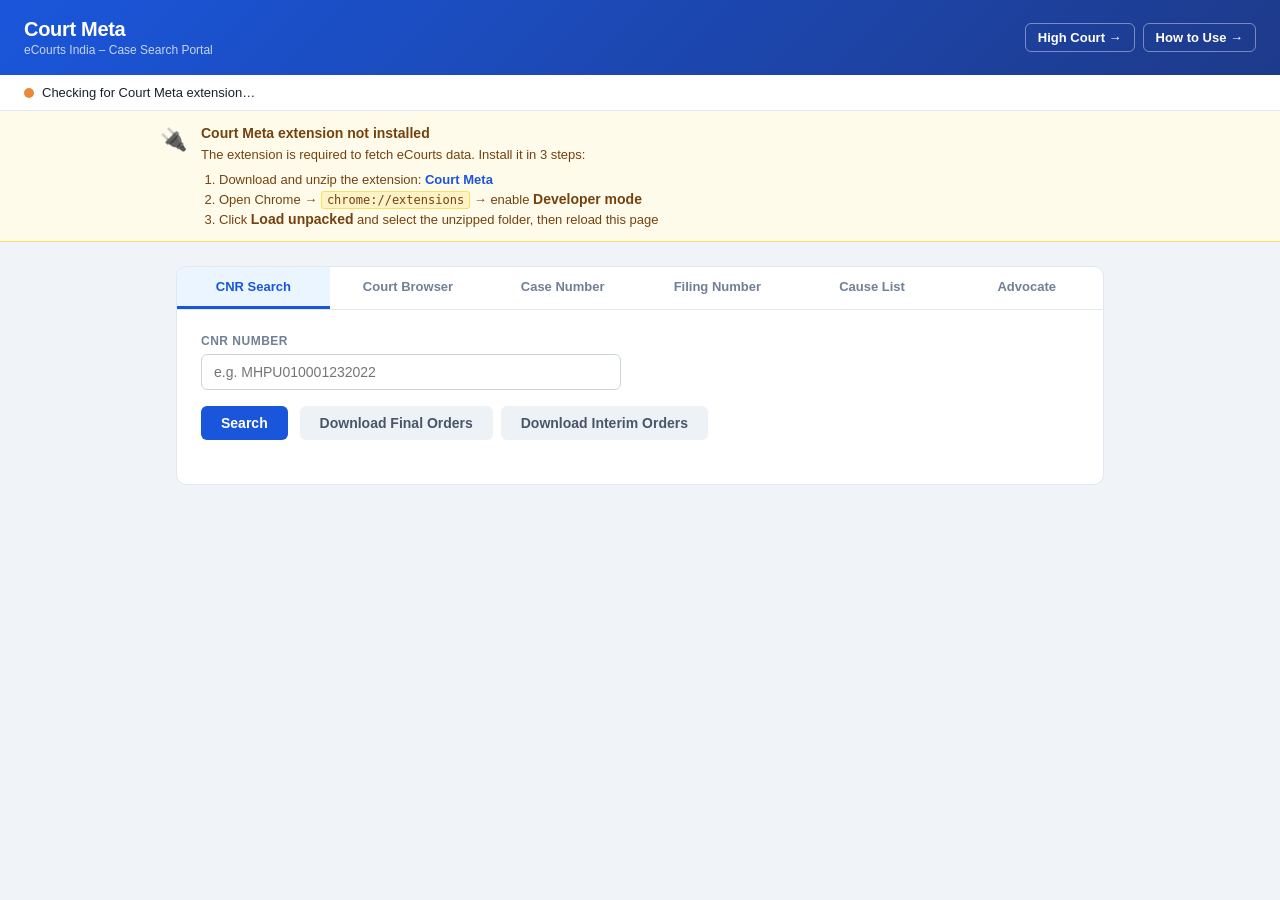
<file: sample-website/index.html>
<!DOCTYPE html>
<html lang="en">
<head>
  <meta charset="UTF-8" />
  <meta name="viewport" content="width=device-width, initial-scale=1.0" />
  <title>Court Meta – eCourts Search</title>
  <link rel="stylesheet" href="styles.css" />
</head>
<body>

  <header class="app-header">
    <div>
      <h1>Court Meta</h1>
      <div class="subtitle">eCourts India – Case Search Portal</div>
    </div>
    <div style="display:flex; gap:8px;">
      <a href="high-court.html" style="color:white; text-decoration:none; font-size:13px; font-weight:600; padding:6px 12px; border:1px solid rgba(255,255,255,0.4); border-radius:6px;">High Court →</a>
      <a href="how-to.html" style="color:white; text-decoration:none; font-size:13px; font-weight:600; padding:6px 12px; border:1px solid rgba(255,255,255,0.4); border-radius:6px;">How to Use →</a>
    </div>
  </header>

  <div class="status-bar">
    <div class="status-indicator checking" id="extIndicator"></div>
    <span id="extStatus">Checking for Court Meta extension…</span>
  </div>

  <!-- ── Install banner (hidden once extension connects) ── -->
  <div id="installBanner" class="install-banner">
    <div class="install-banner-content">
      <div class="install-icon">🔌</div>
      <div class="install-text">
        <strong>Court Meta extension not installed</strong>
        <span>The extension is required to fetch eCourts data. Install it in 3 steps:</span>
        <ol>
          <li>Download and unzip the extension: <a href="/court-meta-extension.zip" download class="install-link">Court Meta</a></li>
          <li>Open Chrome → <code>chrome://extensions</code> → enable <strong>Developer mode</strong></li>
          <li>Click <strong>Load unpacked</strong> and select the unzipped folder, then reload this page</li>
        </ol>
      </div>
    </div>
  </div>

  <div class="container">

    <div class="tabs">
      <button class="tab-btn active" data-tab="cnr">CNR Search</button>
      <button class="tab-btn" data-tab="browser">Court Browser</button>
      <button class="tab-btn" data-tab="case-search">Case Number</button>
      <button class="tab-btn" data-tab="filing-search">Filing Number</button>
      <button class="tab-btn" data-tab="cause-list">Cause List</button>
      <button class="tab-btn" data-tab="advocate">Advocate</button>
    </div>

    <!-- ══════════════════════════════════ -->
    <!-- TAB 1: CNR Search                 -->
    <!-- ══════════════════════════════════ -->
    <div class="card tab-panel active" id="tab-cnr">
      <div class="form-row">
        <div class="form-group" style="max-width:420px;">
          <label for="cnrNumber">CNR Number</label>
          <input type="text" id="cnrNumber" placeholder="e.g. MHPU010001232022" maxlength="30" />
        </div>
      </div>
      <button class="btn btn-primary" id="cnrSearchBtn">Search</button>
      <button class="btn btn-secondary" id="cnrFinalOrdersBtn" style="margin-left:8px;">Download Final Orders</button>
      <button class="btn btn-secondary" id="cnrInterimOrdersBtn" style="margin-left:4px;">Download Interim Orders</button>

      <div class="result-section">
        <div class="alert alert-error" id="cnrError"></div>

        <div id="cnrOrdersReport" style="display:none; margin-top:12px; font-size:13px; color:#2d3748;"></div>

        <div class="cnr-split" id="cnrSplit">
          <div class="cnr-split-pane cnr-split-left">
            <div class="cnr-pane-header">
              <div class="cnr-pane-title">Parsed JSON</div>
              <button type="button" class="copy-btn" data-copy-target="cnrParsed">
                <svg class="copy-btn-icon" viewBox="0 0 16 16" width="12" height="12" aria-hidden="true">
                  <path fill="currentColor" d="M5 1a2 2 0 0 0-2 2v1H2a2 2 0 0 0-2 2v8a2 2 0 0 0 2 2h7a2 2 0 0 0 2-2v-1h1a2 2 0 0 0 2-2V3a2 2 0 0 0-2-2H5zm0 2h7v9h-1V6a2 2 0 0 0-2-2H5V3zM2 6h7v8H2V6z"/>
                </svg>
                <span class="copy-btn-label">Copy</span>
              </button>
            </div>
            <pre id="cnrParsed" class="cnr-raw"></pre>
          </div>

          <div class="cnr-split-pane cnr-split-right">
            <div class="cnr-pane-header">
              <div class="cnr-pane-title">API Response (JSON)</div>
              <button type="button" class="copy-btn" data-copy-target="cnrRaw">
                <svg class="copy-btn-icon" viewBox="0 0 16 16" width="12" height="12" aria-hidden="true">
                  <path fill="currentColor" d="M5 1a2 2 0 0 0-2 2v1H2a2 2 0 0 0-2 2v8a2 2 0 0 0 2 2h7a2 2 0 0 0 2-2v-1h1a2 2 0 0 0 2-2V3a2 2 0 0 0-2-2H5zm0 2h7v9h-1V6a2 2 0 0 0-2-2H5V3zM2 6h7v8H2V6z"/>
                </svg>
                <span class="copy-btn-label">Copy</span>
              </button>
            </div>
            <pre id="cnrRaw" class="cnr-raw"></pre>
          </div>
        </div>
      </div>
    </div>

    <!-- ══════════════════════════════════ -->
    <!-- TAB 2: Court Browser             -->
    <!-- Cascading: State→District→Complex→Courts -->
    <!-- ══════════════════════════════════ -->
    <div class="card tab-panel" id="tab-browser">

      <div class="form-row">

        <!-- State -->
        <div class="form-group">
          <label for="selState">State</label>
          <select id="selState">
            <option value="">— Loading states… —</option>
          </select>
          <div class="field-error" id="stateErr"></div>
        </div>

        <!-- District -->
        <div class="form-group">
          <label for="selDistrict">District</label>
          <select id="selDistrict" disabled>
            <option value="">— Select a state first —</option>
          </select>
          <div class="field-error" id="districtErr"></div>
        </div>

        <!-- Complex -->
        <div class="form-group">
          <label for="selComplex">Court Complex</label>
          <select id="selComplex" disabled>
            <option value="">— Select a district first —</option>
          </select>
          <div class="field-error" id="complexErr"></div>
        </div>

      </div>

      <!-- Court Names -->
      <div id="courtsSection" style="display:none; margin-top:20px;">
        <div class="section-label">Courts in selected complex</div>
        <div class="alert alert-error" id="courtsErr" style="margin-top:8px;"></div>
        <div class="table-wrap" style="margin-top:12px;">
          <table>
            <thead><tr><th>#</th><th>Court Code</th><th>Court Name</th></tr></thead>
            <tbody id="courtsBody"></tbody>
          </table>
        </div>
      </div>

      <!-- Loading spinner -->
      <div id="browserLoading" style="display:none; padding:16px 0; color:#718096; font-size:13px;">
        <span class="spinner dark"></span> Loading…
      </div>

    </div>

    <!-- ══════════════════════════════════ -->
    <!-- TAB 3: Case Number Search        -->
    <!-- ══════════════════════════════════ -->
    <div class="card tab-panel" id="tab-case-search">
      <div class="form-row">
        <div class="form-group">
          <label for="csState">State</label>
          <select id="csState"><option value="">— Select State —</option></select>
        </div>
        <div class="form-group">
          <label for="csDistrict">District</label>
          <select id="csDistrict" disabled><option value="">— Select state first —</option></select>
        </div>
        <div class="form-group">
          <label for="csComplex">Court Complex</label>
          <select id="csComplex" disabled><option value="">— Select district first —</option></select>
        </div>
      </div>
      <div class="form-row">
        <div class="form-group">
          <label for="csCaseType">Case Type</label>
          <select id="csCaseType" disabled><option value="">— Select complex first —</option></select>
        </div>
        <div class="form-group">
          <label for="csNumber">Number</label>
          <input type="text" id="csNumber" placeholder="e.g. 123" />
        </div>
        <div class="form-group">
          <label for="csYear">Year</label>
          <input type="text" id="csYear" placeholder="e.g. 2024" />
        </div>
      </div>
      <button class="btn btn-primary" id="csSearchBtn">Search</button>

      <div class="result-section">
        <div class="alert alert-error" id="csError"></div>
        <div id="csResultsWrap" style="display:none; margin-top:16px;">
          <div class="section-label" id="csResultsHeader" style="font-size:12px; font-weight:600; color:#718096; margin-bottom:8px;"></div>
          <div class="table-wrap">
            <table>
              <thead><tr><th>#</th><th>CNR</th><th>Case</th><th>Type</th><th>Year</th><th>Parties</th><th>Court</th><th></th></tr></thead>
              <tbody id="csResultsBody"></tbody>
            </table>
          </div>
        </div>
      </div>
    </div>

    <!-- ══════════════════════════════════ -->
    <!-- TAB 4: Filing Number Search      -->
    <!-- ══════════════════════════════════ -->
    <div class="card tab-panel" id="tab-filing-search">
      <div class="form-row">
        <div class="form-group">
          <label for="fsState">State</label>
          <select id="fsState"><option value="">— Select State —</option></select>
        </div>
        <div class="form-group">
          <label for="fsDistrict">District</label>
          <select id="fsDistrict" disabled><option value="">— Select state first —</option></select>
        </div>
        <div class="form-group">
          <label for="fsComplex">Court Complex</label>
          <select id="fsComplex" disabled><option value="">— Select district first —</option></select>
        </div>
      </div>
      <div class="form-row">
        <div class="form-group">
          <label for="fsFiling">Filing Number</label>
          <input type="text" id="fsFiling" placeholder="e.g. 456" />
        </div>
        <div class="form-group">
          <label for="fsYear">Year</label>
          <input type="text" id="fsYear" placeholder="e.g. 2024" />
        </div>
      </div>
      <button class="btn btn-primary" id="fsSearchBtn">Search</button>

      <div class="result-section">
        <div class="alert alert-error" id="fsError"></div>
        <div id="fsResultsWrap" style="display:none; margin-top:16px;">
          <div class="section-label" id="fsResultsHeader" style="font-size:12px; font-weight:600; color:#718096; margin-bottom:8px;"></div>
          <div class="table-wrap">
            <table>
              <thead><tr><th>#</th><th>CNR</th><th>Case</th><th>Type</th><th>Year</th><th>Parties</th><th>Court</th><th></th></tr></thead>
              <tbody id="fsResultsBody"></tbody>
            </table>
          </div>
        </div>
      </div>
    </div>

    <!-- ══════════════════════════════════ -->
    <!-- TAB 5: Cause List                -->
    <!-- ══════════════════════════════════ -->
    <div class="card tab-panel" id="tab-cause-list">
      <div class="form-row">
        <div class="form-group">
          <label for="clState">State</label>
          <select id="clState"><option value="">— Select State —</option></select>
        </div>
        <div class="form-group">
          <label for="clDistrict">District</label>
          <select id="clDistrict" disabled><option value="">— Select state first —</option></select>
        </div>
        <div class="form-group">
          <label for="clComplex">Court Complex</label>
          <select id="clComplex" disabled><option value="">— Select district first —</option></select>
        </div>
      </div>
      <div class="form-row">
        <div class="form-group">
          <label for="clCourtNo">Court Room</label>
          <select id="clCourtNo" disabled><option value="">— Select complex first —</option></select>
        </div>
        <div class="form-group">
          <label for="clDate">Date</label>
          <input type="text" id="clDate" placeholder="dd-mm-yyyy or yyyy-mm-dd" />
        </div>
        <div class="form-group">
          <label for="clFlag">Type</label>
          <select id="clFlag">
            <option value="civ_t">Civil</option>
            <option value="cri_t">Criminal</option>
          </select>
        </div>
      </div>
      <button class="btn btn-primary" id="clSearchBtn">Load Cause List</button>

      <div class="result-section">
        <div class="alert alert-error" id="clError"></div>
        <div id="clResultsWrap" style="display:none; margin-top:16px;">
          <div class="section-label" id="clResultsHeader" style="font-size:12px; font-weight:600; color:#718096; margin-bottom:8px;"></div>
          <div class="table-wrap">
            <table>
              <thead><tr><th>#</th><th>CNR</th><th>Details</th><th></th></tr></thead>
              <tbody id="clResultsBody"></tbody>
            </table>
          </div>
        </div>
      </div>
    </div>

    <!-- ══════════════════════════════════ -->
    <!-- TAB 6: Advocate Search          -->
    <!-- ══════════════════════════════════ -->
    <div class="card tab-panel" id="tab-advocate">
      <div class="form-row">
        <div class="form-group">
          <label for="advState">State</label>
          <select id="advState"><option value="">— Select State —</option></select>
        </div>
        <div class="form-group">
          <label for="advScope">Scope</label>
          <select id="advScope">
            <option value="court">Single court complex</option>
            <option value="state">All districts in state (live stream)</option>
          </select>
        </div>
        <div class="form-group">
          <label for="advMode">Search By</label>
          <select id="advMode">
            <option value="name">Advocate Name</option>
            <option value="barcode">Bar Code</option>
          </select>
        </div>
      </div>

      <div class="form-row" id="advCourtRow">
        <div class="form-group">
          <label for="advDistrict">District</label>
          <select id="advDistrict" disabled><option value="">— Select state first —</option></select>
        </div>
        <div class="form-group">
          <label for="advComplex">Court Complex</label>
          <select id="advComplex" disabled><option value="">— Select district first —</option></select>
        </div>
      </div>

      <div class="form-row" id="advNameRow">
        <div class="form-group">
          <label for="advName">Advocate Name</label>
          <input type="text" id="advName" placeholder="e.g. John Doe" />
        </div>
        <div class="form-group">
          <label for="advPending">Status</label>
          <select id="advPending">
            <option value="Pending">Pending</option>
            <option value="Disposed">Disposed</option>
            <option value="Both">Both</option>
          </select>
        </div>
      </div>

      <div class="form-row" id="advBarcodeRow" style="display:none;">
        <div class="form-group">
          <label for="advBarState">Bar State Code</label>
          <input type="text" id="advBarState" placeholder="e.g. 1" />
        </div>
        <div class="form-group">
          <label for="advBarCode">Bar Code</label>
          <input type="text" id="advBarCode" placeholder="e.g. MAH/12345/2010" />
        </div>
      </div>

      <button class="btn btn-primary" id="advSearchBtn">Search</button>

      <div class="result-section">
        <div class="alert alert-error" id="advError"></div>
        <div id="advProgress" style="display:none; margin-top:12px; font-size:13px; color:#4a5568;"></div>
        <div id="advResultsWrap" style="display:none; margin-top:16px;">
          <div class="section-label" id="advResultsHeader" style="font-size:12px; font-weight:600; color:#718096; margin-bottom:8px;"></div>
          <div class="table-wrap">
            <table>
              <thead><tr><th>#</th><th>CNR</th><th>Type</th><th>Year</th><th>Parties</th><th>District / Court</th><th></th></tr></thead>
              <tbody id="advResultsBody"></tbody>
            </table>
          </div>
        </div>
      </div>
    </div>

  </div><!-- /container -->

  <script src="court-meta.js"></script>
  <script src="app.js"></script>
</body>
</html>
</file>
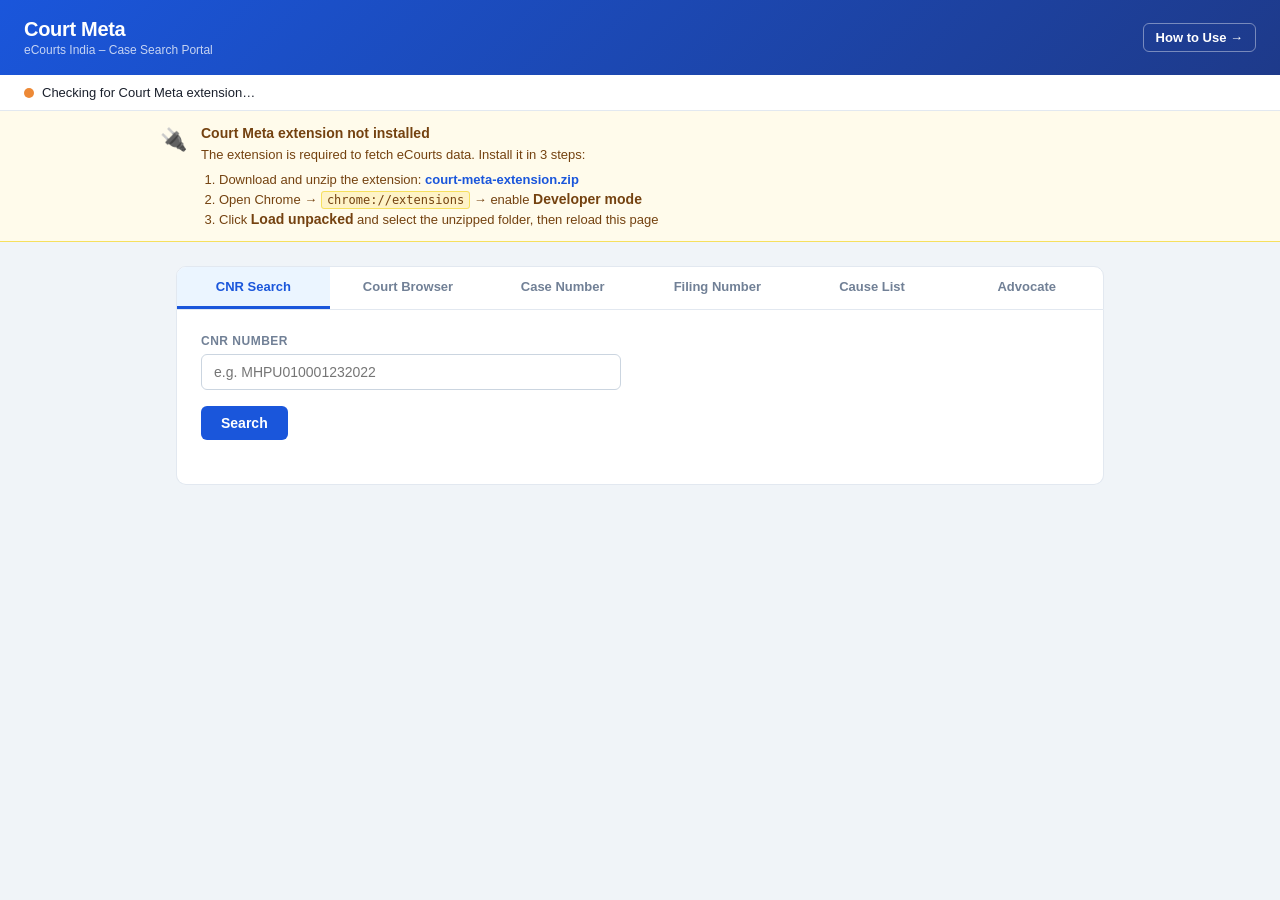
<file: CourtMetaAPI/wwwroot/index.html>
<!DOCTYPE html>
<html lang="en">
<head>
  <meta charset="UTF-8" />
  <meta name="viewport" content="width=device-width, initial-scale=1.0" />
  <title>Court Meta – eCourts Search</title>
  <link rel="stylesheet" href="styles.css" />
</head>
<body>

  <header class="app-header">
    <div>
      <h1>Court Meta</h1>
      <div class="subtitle">eCourts India – Case Search Portal</div>
    </div>
    <a href="how-to.html" style="color:white; text-decoration:none; font-size:13px; font-weight:600; padding:6px 12px; border:1px solid rgba(255,255,255,0.4); border-radius:6px;">How to Use →</a>
  </header>

  <div class="status-bar">
    <div class="status-indicator checking" id="extIndicator"></div>
    <span id="extStatus">Checking for Court Meta extension…</span>
  </div>

  <!-- ── Install banner (hidden once extension connects) ── -->
  <div id="installBanner" class="install-banner">
    <div class="install-banner-content">
      <div class="install-icon">🔌</div>
      <div class="install-text">
        <strong>Court Meta extension not installed</strong>
        <span>The extension is required to fetch eCourts data. Install it in 3 steps:</span>
        <ol>
          <li>Download and unzip the extension: <a href="/court-meta-extension.zip" download class="install-link">court-meta-extension.zip</a></li>
          <li>Open Chrome → <code>chrome://extensions</code> → enable <strong>Developer mode</strong></li>
          <li>Click <strong>Load unpacked</strong> and select the unzipped folder, then reload this page</li>
        </ol>
      </div>
    </div>
  </div>

  <div class="container">

    <div class="tabs">
      <button class="tab-btn active" data-tab="cnr">CNR Search</button>
      <button class="tab-btn" data-tab="browser">Court Browser</button>
      <button class="tab-btn" data-tab="case-search">Case Number</button>
      <button class="tab-btn" data-tab="filing-search">Filing Number</button>
      <button class="tab-btn" data-tab="cause-list">Cause List</button>
      <button class="tab-btn" data-tab="advocate">Advocate</button>
    </div>

    <!-- ══════════════════════════════════ -->
    <!-- TAB 1: CNR Search                 -->
    <!-- ══════════════════════════════════ -->
    <div class="card tab-panel active" id="tab-cnr">
      <div class="form-row">
        <div class="form-group" style="max-width:420px;">
          <label for="cnrNumber">CNR Number</label>
          <input type="text" id="cnrNumber" placeholder="e.g. MHPU010001232022" maxlength="30" />
        </div>
      </div>
      <button class="btn btn-primary" id="cnrSearchBtn">Search</button>

      <div class="result-section">
        <div class="alert alert-error" id="cnrError"></div>

        <div class="cnr-split" id="cnrSplit">
          <div class="cnr-split-pane cnr-split-left">
            <div class="cnr-pane-header">
              <div class="cnr-pane-title">Parsed JSON</div>
              <button type="button" class="copy-btn" data-copy-target="cnrParsed">
                <svg class="copy-btn-icon" viewBox="0 0 16 16" width="12" height="12" aria-hidden="true">
                  <path fill="currentColor" d="M5 1a2 2 0 0 0-2 2v1H2a2 2 0 0 0-2 2v8a2 2 0 0 0 2 2h7a2 2 0 0 0 2-2v-1h1a2 2 0 0 0 2-2V3a2 2 0 0 0-2-2H5zm0 2h7v9h-1V6a2 2 0 0 0-2-2H5V3zM2 6h7v8H2V6z"/>
                </svg>
                <span class="copy-btn-label">Copy</span>
              </button>
            </div>
            <pre id="cnrParsed" class="cnr-raw"></pre>
          </div>

          <div class="cnr-split-pane cnr-split-right">
            <div class="cnr-pane-header">
              <div class="cnr-pane-title">API Response (JSON)</div>
              <button type="button" class="copy-btn" data-copy-target="cnrRaw">
                <svg class="copy-btn-icon" viewBox="0 0 16 16" width="12" height="12" aria-hidden="true">
                  <path fill="currentColor" d="M5 1a2 2 0 0 0-2 2v1H2a2 2 0 0 0-2 2v8a2 2 0 0 0 2 2h7a2 2 0 0 0 2-2v-1h1a2 2 0 0 0 2-2V3a2 2 0 0 0-2-2H5zm0 2h7v9h-1V6a2 2 0 0 0-2-2H5V3zM2 6h7v8H2V6z"/>
                </svg>
                <span class="copy-btn-label">Copy</span>
              </button>
            </div>
            <pre id="cnrRaw" class="cnr-raw"></pre>
          </div>
        </div>
      </div>
    </div>

    <!-- ══════════════════════════════════ -->
    <!-- TAB 2: Court Browser             -->
    <!-- Cascading: State→District→Complex→Courts -->
    <!-- ══════════════════════════════════ -->
    <div class="card tab-panel" id="tab-browser">

      <div class="form-row">

        <!-- State -->
        <div class="form-group">
          <label for="selState">State</label>
          <select id="selState">
            <option value="">— Loading states… —</option>
          </select>
          <div class="field-error" id="stateErr"></div>
        </div>

        <!-- District -->
        <div class="form-group">
          <label for="selDistrict">District</label>
          <select id="selDistrict" disabled>
            <option value="">— Select a state first —</option>
          </select>
          <div class="field-error" id="districtErr"></div>
        </div>

        <!-- Complex -->
        <div class="form-group">
          <label for="selComplex">Court Complex</label>
          <select id="selComplex" disabled>
            <option value="">— Select a district first —</option>
          </select>
          <div class="field-error" id="complexErr"></div>
        </div>

      </div>

      <!-- Court Names -->
      <div id="courtsSection" style="display:none; margin-top:20px;">
        <div class="section-label">Courts in selected complex</div>
        <div class="alert alert-error" id="courtsErr" style="margin-top:8px;"></div>
        <div class="table-wrap" style="margin-top:12px;">
          <table>
            <thead><tr><th>#</th><th>Court Code</th><th>Court Name</th></tr></thead>
            <tbody id="courtsBody"></tbody>
          </table>
        </div>
      </div>

      <!-- Loading spinner -->
      <div id="browserLoading" style="display:none; padding:16px 0; color:#718096; font-size:13px;">
        <span class="spinner dark"></span> Loading…
      </div>

    </div>

    <!-- ══════════════════════════════════ -->
    <!-- TAB 3: Case Number Search        -->
    <!-- ══════════════════════════════════ -->
    <div class="card tab-panel" id="tab-case-search">
      <div class="form-row">
        <div class="form-group">
          <label for="csState">State</label>
          <select id="csState"><option value="">— Select State —</option></select>
        </div>
        <div class="form-group">
          <label for="csDistrict">District</label>
          <select id="csDistrict" disabled><option value="">— Select state first —</option></select>
        </div>
        <div class="form-group">
          <label for="csComplex">Court Complex</label>
          <select id="csComplex" disabled><option value="">— Select district first —</option></select>
        </div>
      </div>
      <div class="form-row">
        <div class="form-group">
          <label for="csCaseType">Case Type</label>
          <select id="csCaseType" disabled><option value="">— Select complex first —</option></select>
        </div>
        <div class="form-group">
          <label for="csNumber">Number</label>
          <input type="text" id="csNumber" placeholder="e.g. 123" />
        </div>
        <div class="form-group">
          <label for="csYear">Year</label>
          <input type="text" id="csYear" placeholder="e.g. 2024" />
        </div>
      </div>
      <button class="btn btn-primary" id="csSearchBtn">Search</button>

      <div class="result-section">
        <div class="alert alert-error" id="csError"></div>
        <div id="csResultsWrap" style="display:none; margin-top:16px;">
          <div class="section-label" id="csResultsHeader" style="font-size:12px; font-weight:600; color:#718096; margin-bottom:8px;"></div>
          <div class="table-wrap">
            <table>
              <thead><tr><th>#</th><th>CNR</th><th>Case</th><th>Type</th><th>Year</th><th>Parties</th><th>Court</th><th></th></tr></thead>
              <tbody id="csResultsBody"></tbody>
            </table>
          </div>
        </div>
      </div>
    </div>

    <!-- ══════════════════════════════════ -->
    <!-- TAB 4: Filing Number Search      -->
    <!-- ══════════════════════════════════ -->
    <div class="card tab-panel" id="tab-filing-search">
      <div class="form-row">
        <div class="form-group">
          <label for="fsState">State</label>
          <select id="fsState"><option value="">— Select State —</option></select>
        </div>
        <div class="form-group">
          <label for="fsDistrict">District</label>
          <select id="fsDistrict" disabled><option value="">— Select state first —</option></select>
        </div>
        <div class="form-group">
          <label for="fsComplex">Court Complex</label>
          <select id="fsComplex" disabled><option value="">— Select district first —</option></select>
        </div>
      </div>
      <div class="form-row">
        <div class="form-group">
          <label for="fsFiling">Filing Number</label>
          <input type="text" id="fsFiling" placeholder="e.g. 456" />
        </div>
        <div class="form-group">
          <label for="fsYear">Year</label>
          <input type="text" id="fsYear" placeholder="e.g. 2024" />
        </div>
      </div>
      <button class="btn btn-primary" id="fsSearchBtn">Search</button>

      <div class="result-section">
        <div class="alert alert-error" id="fsError"></div>
        <div id="fsResultsWrap" style="display:none; margin-top:16px;">
          <div class="section-label" id="fsResultsHeader" style="font-size:12px; font-weight:600; color:#718096; margin-bottom:8px;"></div>
          <div class="table-wrap">
            <table>
              <thead><tr><th>#</th><th>CNR</th><th>Case</th><th>Type</th><th>Year</th><th>Parties</th><th>Court</th><th></th></tr></thead>
              <tbody id="fsResultsBody"></tbody>
            </table>
          </div>
        </div>
      </div>
    </div>

    <!-- ══════════════════════════════════ -->
    <!-- TAB 5: Cause List                -->
    <!-- ══════════════════════════════════ -->
    <div class="card tab-panel" id="tab-cause-list">
      <div class="form-row">
        <div class="form-group">
          <label for="clState">State</label>
          <select id="clState"><option value="">— Select State —</option></select>
        </div>
        <div class="form-group">
          <label for="clDistrict">District</label>
          <select id="clDistrict" disabled><option value="">— Select state first —</option></select>
        </div>
        <div class="form-group">
          <label for="clComplex">Court Complex</label>
          <select id="clComplex" disabled><option value="">— Select district first —</option></select>
        </div>
      </div>
      <div class="form-row">
        <div class="form-group">
          <label for="clCourtNo">Court Room</label>
          <select id="clCourtNo" disabled><option value="">— Select complex first —</option></select>
        </div>
        <div class="form-group">
          <label for="clDate">Date</label>
          <input type="text" id="clDate" placeholder="dd-mm-yyyy or yyyy-mm-dd" />
        </div>
        <div class="form-group">
          <label for="clFlag">Type</label>
          <select id="clFlag">
            <option value="civ_t">Civil</option>
            <option value="cri_t">Criminal</option>
          </select>
        </div>
      </div>
      <button class="btn btn-primary" id="clSearchBtn">Load Cause List</button>

      <div class="result-section">
        <div class="alert alert-error" id="clError"></div>
        <div id="clResultsWrap" style="display:none; margin-top:16px;">
          <div class="section-label" id="clResultsHeader" style="font-size:12px; font-weight:600; color:#718096; margin-bottom:8px;"></div>
          <div class="table-wrap">
            <table>
              <thead><tr><th>#</th><th>CNR</th><th>Details</th><th></th></tr></thead>
              <tbody id="clResultsBody"></tbody>
            </table>
          </div>
        </div>
      </div>
    </div>

    <!-- ══════════════════════════════════ -->
    <!-- TAB 6: Advocate Search          -->
    <!-- ══════════════════════════════════ -->
    <div class="card tab-panel" id="tab-advocate">
      <div class="form-row">
        <div class="form-group">
          <label for="advState">State</label>
          <select id="advState"><option value="">— Select State —</option></select>
        </div>
        <div class="form-group">
          <label for="advScope">Scope</label>
          <select id="advScope">
            <option value="court">Single court complex</option>
            <option value="state">All districts in state (live stream)</option>
          </select>
        </div>
        <div class="form-group">
          <label for="advMode">Search By</label>
          <select id="advMode">
            <option value="name">Advocate Name</option>
            <option value="barcode">Bar Code</option>
          </select>
        </div>
      </div>

      <div class="form-row" id="advCourtRow">
        <div class="form-group">
          <label for="advDistrict">District</label>
          <select id="advDistrict" disabled><option value="">— Select state first —</option></select>
        </div>
        <div class="form-group">
          <label for="advComplex">Court Complex</label>
          <select id="advComplex" disabled><option value="">— Select district first —</option></select>
        </div>
      </div>

      <div class="form-row" id="advNameRow">
        <div class="form-group">
          <label for="advName">Advocate Name</label>
          <input type="text" id="advName" placeholder="e.g. John Doe" />
        </div>
        <div class="form-group">
          <label for="advPending">Status</label>
          <select id="advPending">
            <option value="Pending">Pending</option>
            <option value="Disposed">Disposed</option>
            <option value="Both">Both</option>
          </select>
        </div>
      </div>

      <div class="form-row" id="advBarcodeRow" style="display:none;">
        <div class="form-group">
          <label for="advBarState">Bar State Code</label>
          <input type="text" id="advBarState" placeholder="e.g. 1" />
        </div>
        <div class="form-group">
          <label for="advBarCode">Bar Code</label>
          <input type="text" id="advBarCode" placeholder="e.g. MAH/12345/2010" />
        </div>
      </div>

      <button class="btn btn-primary" id="advSearchBtn">Search</button>

      <div class="result-section">
        <div class="alert alert-error" id="advError"></div>
        <div id="advProgress" style="display:none; margin-top:12px; font-size:13px; color:#4a5568;"></div>
        <div id="advResultsWrap" style="display:none; margin-top:16px;">
          <div class="section-label" id="advResultsHeader" style="font-size:12px; font-weight:600; color:#718096; margin-bottom:8px;"></div>
          <div class="table-wrap">
            <table>
              <thead><tr><th>#</th><th>CNR</th><th>Type</th><th>Year</th><th>Parties</th><th>District / Court</th><th></th></tr></thead>
              <tbody id="advResultsBody"></tbody>
            </table>
          </div>
        </div>
      </div>
    </div>

  </div><!-- /container -->

  <script src="court-meta.js"></script>
  <script src="app.js"></script>
</body>
</html>
</file>
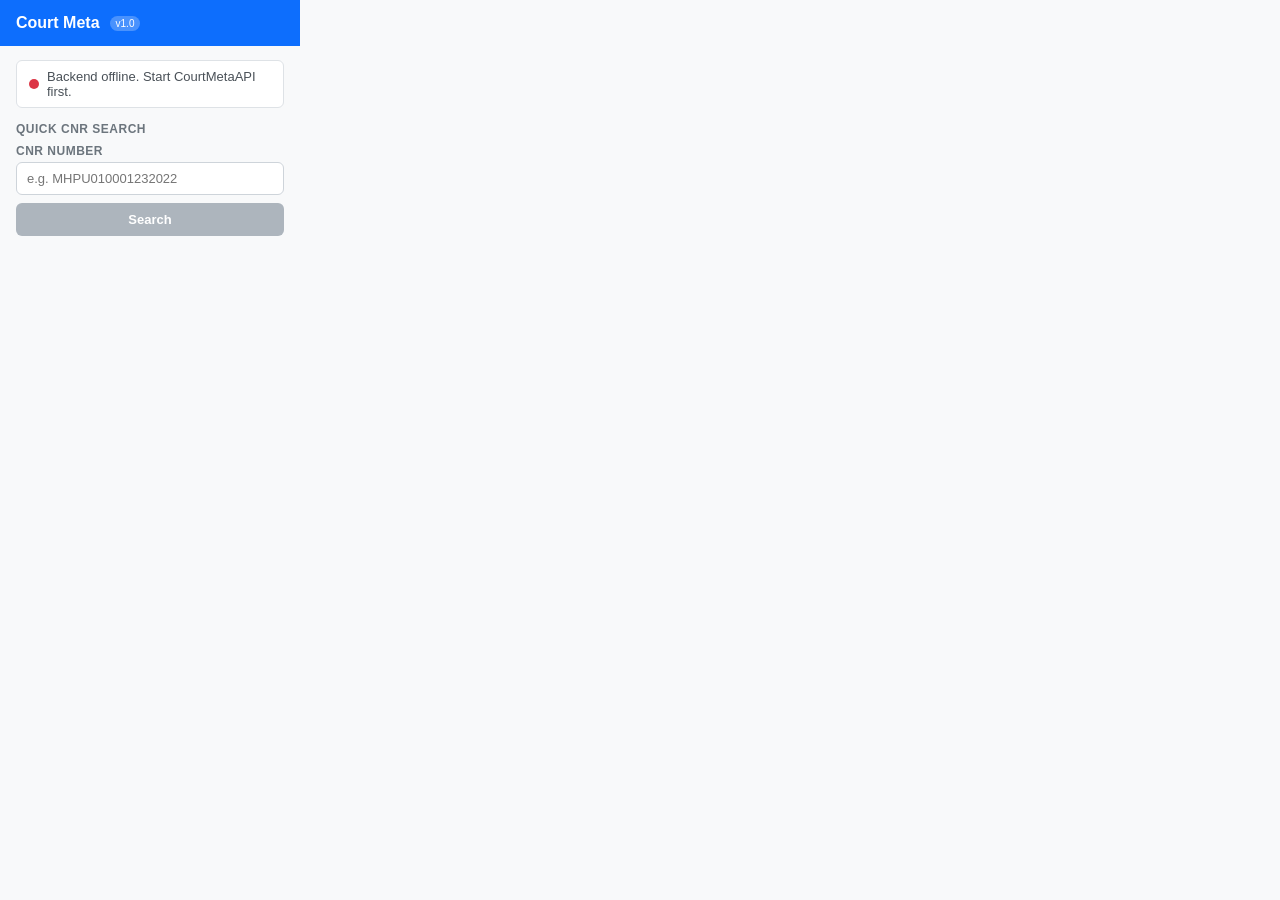
<file: extension/popup.html>
<!DOCTYPE html>
<html lang="en">
<head>
  <meta charset="UTF-8" />
  <meta name="viewport" content="width=device-width, initial-scale=1.0" />
  <title>Court Meta</title>
  <style>
    body {
      width: 300px;
      font-family: -apple-system, BlinkMacSystemFont, 'Segoe UI', sans-serif;
      font-size: 14px;
      margin: 0;
      padding: 0;
      background: #f8f9fa;
      color: #212529;
    }
    .header {
      background: #0d6efd;
      color: white;
      padding: 14px 16px;
      display: flex;
      align-items: center;
      gap: 10px;
    }
    .header h1 {
      margin: 0;
      font-size: 16px;
      font-weight: 600;
    }
    .header .badge {
      font-size: 10px;
      background: rgba(255,255,255,0.25);
      padding: 2px 6px;
      border-radius: 10px;
    }
    .content {
      padding: 14px 16px;
    }
    .status-row {
      display: flex;
      align-items: center;
      gap: 8px;
      margin-bottom: 14px;
      padding: 8px 12px;
      background: white;
      border-radius: 6px;
      border: 1px solid #dee2e6;
    }
    .dot {
      width: 10px;
      height: 10px;
      border-radius: 50%;
      background: #adb5bd;
      flex-shrink: 0;
    }
    .dot.green { background: #198754; }
    .dot.red { background: #dc3545; }
    .status-label { font-size: 13px; color: #495057; }
    label {
      display: block;
      font-size: 12px;
      font-weight: 600;
      color: #6c757d;
      margin-bottom: 4px;
      text-transform: uppercase;
      letter-spacing: 0.5px;
    }
    input[type="text"] {
      width: 100%;
      padding: 8px 10px;
      border: 1px solid #ced4da;
      border-radius: 6px;
      font-size: 13px;
      box-sizing: border-box;
      outline: none;
      transition: border-color 0.15s;
    }
    input[type="text"]:focus {
      border-color: #0d6efd;
    }
    button {
      width: 100%;
      padding: 9px;
      background: #0d6efd;
      color: white;
      border: none;
      border-radius: 6px;
      font-size: 13px;
      font-weight: 600;
      cursor: pointer;
      margin-top: 8px;
      transition: background 0.15s;
    }
    button:hover { background: #0b5ed7; }
    button:disabled { background: #adb5bd; cursor: not-allowed; }
    #result {
      margin-top: 12px;
      padding: 10px;
      border-radius: 6px;
      font-size: 12px;
      display: none;
      word-break: break-all;
    }
    #result.success {
      background: #d1e7dd;
      border: 1px solid #badbcc;
      color: #0f5132;
      display: block;
    }
    #result.error {
      background: #f8d7da;
      border: 1px solid #f5c2c7;
      color: #842029;
      display: block;
    }
    .section-label {
      font-size: 12px;
      font-weight: 600;
      color: #6c757d;
      text-transform: uppercase;
      letter-spacing: 0.5px;
      margin-bottom: 8px;
    }
  </style>
</head>
<body>
  <div class="header">
    <div>
      <h1>Court Meta</h1>
    </div>
    <div class="badge">v1.0</div>
  </div>

  <div class="content">
    <div class="status-row">
      <div class="dot" id="apiDot"></div>
      <span class="status-label" id="apiStatus">Checking backend...</span>
    </div>

    <div class="section-label">Quick CNR Search</div>
    <label for="cnrInput">CNR Number</label>
    <input type="text" id="cnrInput" placeholder="e.g. MHPU010001232022" maxlength="30" />
    <button id="searchBtn" disabled>Search</button>

    <div id="result"></div>
  </div>

  <script src="popup.js"></script>
</body>
</html>
</file>
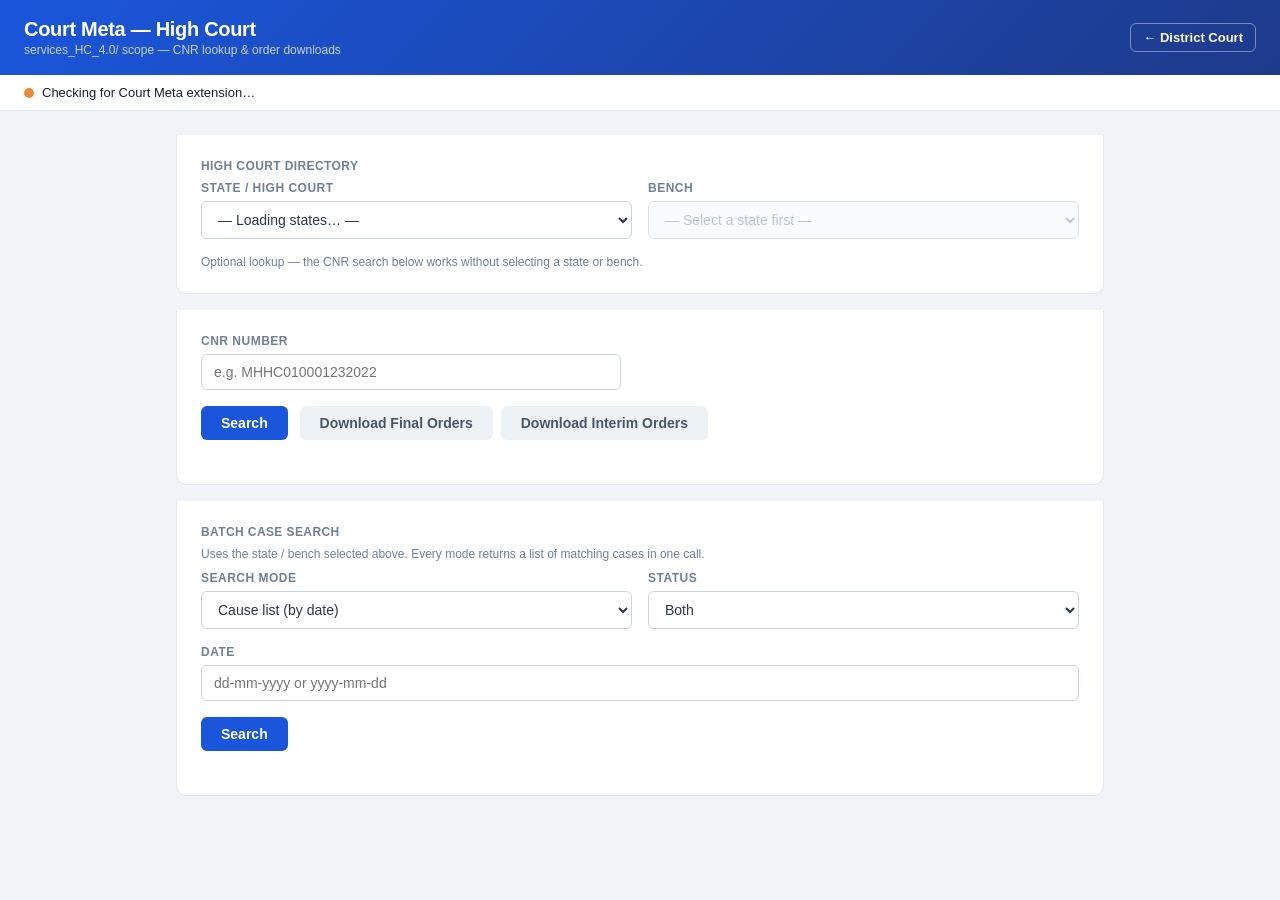
<file: sample-website/high-court.html>
<!DOCTYPE html>
<html lang="en">
<head>
  <meta charset="UTF-8" />
  <meta name="viewport" content="width=device-width, initial-scale=1.0" />
  <title>Court Meta – High Court Search</title>
  <link rel="stylesheet" href="styles.css" />
</head>
<body>

  <header class="app-header">
    <div>
      <h1>Court Meta — High Court</h1>
      <div class="subtitle">services_HC_4.0/ scope — CNR lookup &amp; order downloads</div>
    </div>
    <a href="index.html" style="color:white; text-decoration:none; font-size:13px; font-weight:600; padding:6px 12px; border:1px solid rgba(255,255,255,0.4); border-radius:6px;">← District Court</a>
  </header>

  <div class="status-bar">
    <div class="status-indicator checking" id="extIndicator"></div>
    <span id="extStatus">Checking for Court Meta extension…</span>
  </div>

  <div class="container">

    <!-- HC state + bench directory (informational; the CNR alone is enough to fetch history) -->
    <div class="card">
      <div class="section-label" style="font-size:12px; font-weight:600; color:#718096; margin-bottom:8px; text-transform:uppercase; letter-spacing:0.4px;">
        High Court directory
      </div>
      <div class="form-row">
        <div class="form-group">
          <label for="hcState">State / High Court</label>
          <select id="hcState"><option value="">— Loading states… —</option></select>
        </div>
        <div class="form-group">
          <label for="hcBench">Bench</label>
          <select id="hcBench" disabled><option value="">— Select a state first —</option></select>
        </div>
      </div>
      <div style="font-size:12px; color:#718096;">
        Optional lookup — the CNR search below works without selecting a state or bench.
      </div>
    </div>

    <!-- CNR search + order downloads (HC-scoped) -->
    <div class="card" style="margin-top:16px;">
      <div class="form-row">
        <div class="form-group" style="max-width:420px;">
          <label for="hcCnrNumber">CNR Number</label>
          <input type="text" id="hcCnrNumber" placeholder="e.g. MHHC010001232022" maxlength="30" />
        </div>
      </div>
      <button class="btn btn-primary" id="hcCnrSearchBtn">Search</button>
      <button class="btn btn-secondary" id="hcFinalOrdersBtn"   style="margin-left:8px;">Download Final Orders</button>
      <button class="btn btn-secondary" id="hcInterimOrdersBtn" style="margin-left:4px;">Download Interim Orders</button>

      <div class="result-section">
        <div class="alert alert-error" id="hcCnrError"></div>

        <div id="hcOrdersReport" style="display:none; margin-top:12px; font-size:13px; color:#2d3748;"></div>

        <div class="cnr-split" id="hcCnrSplit">
          <div class="cnr-split-pane cnr-split-left">
            <div class="cnr-pane-header">
              <div class="cnr-pane-title">Parsed JSON</div>
              <button type="button" class="copy-btn" data-copy-target="hcCnrParsed">
                <svg class="copy-btn-icon" viewBox="0 0 16 16" width="12" height="12" aria-hidden="true">
                  <path fill="currentColor" d="M5 1a2 2 0 0 0-2 2v1H2a2 2 0 0 0-2 2v8a2 2 0 0 0 2 2h7a2 2 0 0 0 2-2v-1h1a2 2 0 0 0 2-2V3a2 2 0 0 0-2-2H5zm0 2h7v9h-1V6a2 2 0 0 0-2-2H5V3zM2 6h7v8H2V6z"/>
                </svg>
                <span class="copy-btn-label">Copy</span>
              </button>
            </div>
            <pre id="hcCnrParsed" class="cnr-raw"></pre>
          </div>

          <div class="cnr-split-pane cnr-split-right">
            <div class="cnr-pane-header">
              <div class="cnr-pane-title">API Response (JSON)</div>
              <button type="button" class="copy-btn" data-copy-target="hcCnrRaw">
                <svg class="copy-btn-icon" viewBox="0 0 16 16" width="12" height="12" aria-hidden="true">
                  <path fill="currentColor" d="M5 1a2 2 0 0 0-2 2v1H2a2 2 0 0 0-2 2v8a2 2 0 0 0 2 2h7a2 2 0 0 0 2-2v-1h1a2 2 0 0 0 2-2V3a2 2 0 0 0-2-2H5zm0 2h7v9h-1V6a2 2 0 0 0-2-2H5V3zM2 6h7v8H2V6z"/>
                </svg>
                <span class="copy-btn-label">Copy</span>
              </button>
            </div>
            <pre id="hcCnrRaw" class="cnr-raw"></pre>
          </div>
        </div>
      </div>
    </div>

    <!-- Batch case search (cause list / case-type / party / advocate) -->
    <div class="card" style="margin-top:16px;">
      <div class="section-label" style="font-size:12px; font-weight:600; color:#718096; margin-bottom:8px; text-transform:uppercase; letter-spacing:0.4px;">
        Batch case search
      </div>
      <div style="font-size:12px; color:#718096; margin-bottom:10px;">
        Uses the state / bench selected above. Every mode returns a list of matching cases in one call.
      </div>

      <div class="form-row">
        <div class="form-group">
          <label for="hcBatchMode">Search mode</label>
          <select id="hcBatchMode">
            <option value="causeList">Cause list (by date)</option>
            <option value="caseType">Case type + year</option>
            <option value="party">Party name</option>
            <option value="advocate">Advocate</option>
          </select>
        </div>
        <div class="form-group">
          <label for="hcBatchPending">Status</label>
          <select id="hcBatchPending">
            <option value="Both">Both</option>
            <option value="Pending">Pending</option>
            <option value="Disposed">Disposed</option>
          </select>
        </div>
      </div>

      <!-- Cause list fields -->
      <div class="form-row hc-batch-form" data-mode="causeList">
        <div class="form-group">
          <label for="hcBatchDate">Date</label>
          <input type="text" id="hcBatchDate" placeholder="dd-mm-yyyy or yyyy-mm-dd" />
        </div>
      </div>

      <!-- Case type fields -->
      <div class="form-row hc-batch-form" data-mode="caseType" style="display:none;">
        <div class="form-group">
          <label for="hcBatchCaseType">Case type</label>
          <select id="hcBatchCaseType" disabled>
            <option value="">— Select a bench first —</option>
          </select>
        </div>
        <div class="form-group">
          <label for="hcBatchCaseYear">Year</label>
          <input type="text" id="hcBatchCaseYear" placeholder="e.g. 2024" />
        </div>
      </div>

      <!-- Party fields -->
      <div class="form-row hc-batch-form" data-mode="party" style="display:none;">
        <div class="form-group">
          <label for="hcBatchPartyName">Party name</label>
          <input type="text" id="hcBatchPartyName" placeholder="e.g. State of Maharashtra" />
        </div>
        <div class="form-group">
          <label for="hcBatchPartyType">Side</label>
          <select id="hcBatchPartyType">
            <option value="petitioner">Petitioner</option>
            <option value="respondent">Respondent</option>
          </select>
        </div>
        <div class="form-group">
          <label for="hcBatchPartyYear">Year</label>
          <input type="text" id="hcBatchPartyYear" placeholder="e.g. 2024" />
        </div>
      </div>

      <!-- Advocate fields -->
      <div class="form-row hc-batch-form" data-mode="advocate" style="display:none;">
        <div class="form-group">
          <label for="hcBatchAdvMode">Search by</label>
          <select id="hcBatchAdvMode">
            <option value="name">Advocate name</option>
            <option value="barcode">Bar code</option>
          </select>
        </div>
        <div class="form-group hc-batch-adv-name">
          <label for="hcBatchAdvName">Advocate name</label>
          <input type="text" id="hcBatchAdvName" placeholder="e.g. Jane Doe" />
        </div>
        <div class="form-group hc-batch-adv-barcode" style="display:none;">
          <label for="hcBatchBarState">Bar state code</label>
          <input type="text" id="hcBatchBarState" placeholder="e.g. 1" />
        </div>
        <div class="form-group hc-batch-adv-barcode" style="display:none;">
          <label for="hcBatchBarCode">Bar code</label>
          <input type="text" id="hcBatchBarCode" placeholder="e.g. MAH/12345/2010" />
        </div>
      </div>

      <button class="btn btn-primary" id="hcBatchSearchBtn">Search</button>

      <div class="result-section">
        <div class="alert alert-error" id="hcBatchError"></div>
        <div id="hcBatchResultsWrap" style="display:none; margin-top:16px;">
          <div class="section-label" id="hcBatchResultsHeader" style="font-size:12px; font-weight:600; color:#718096; margin-bottom:8px;"></div>
          <div class="table-wrap">
            <table>
              <thead><tr><th>#</th><th>CNR</th><th>Case</th><th>Type</th><th>Year</th><th>Parties</th><th>Court</th><th></th></tr></thead>
              <tbody id="hcBatchResultsBody"></tbody>
            </table>
          </div>
        </div>
      </div>
    </div>

  </div><!-- /container -->

  <script src="court-meta.js"></script>
  <script src="high-court.js"></script>
</body>
</html>
</file>
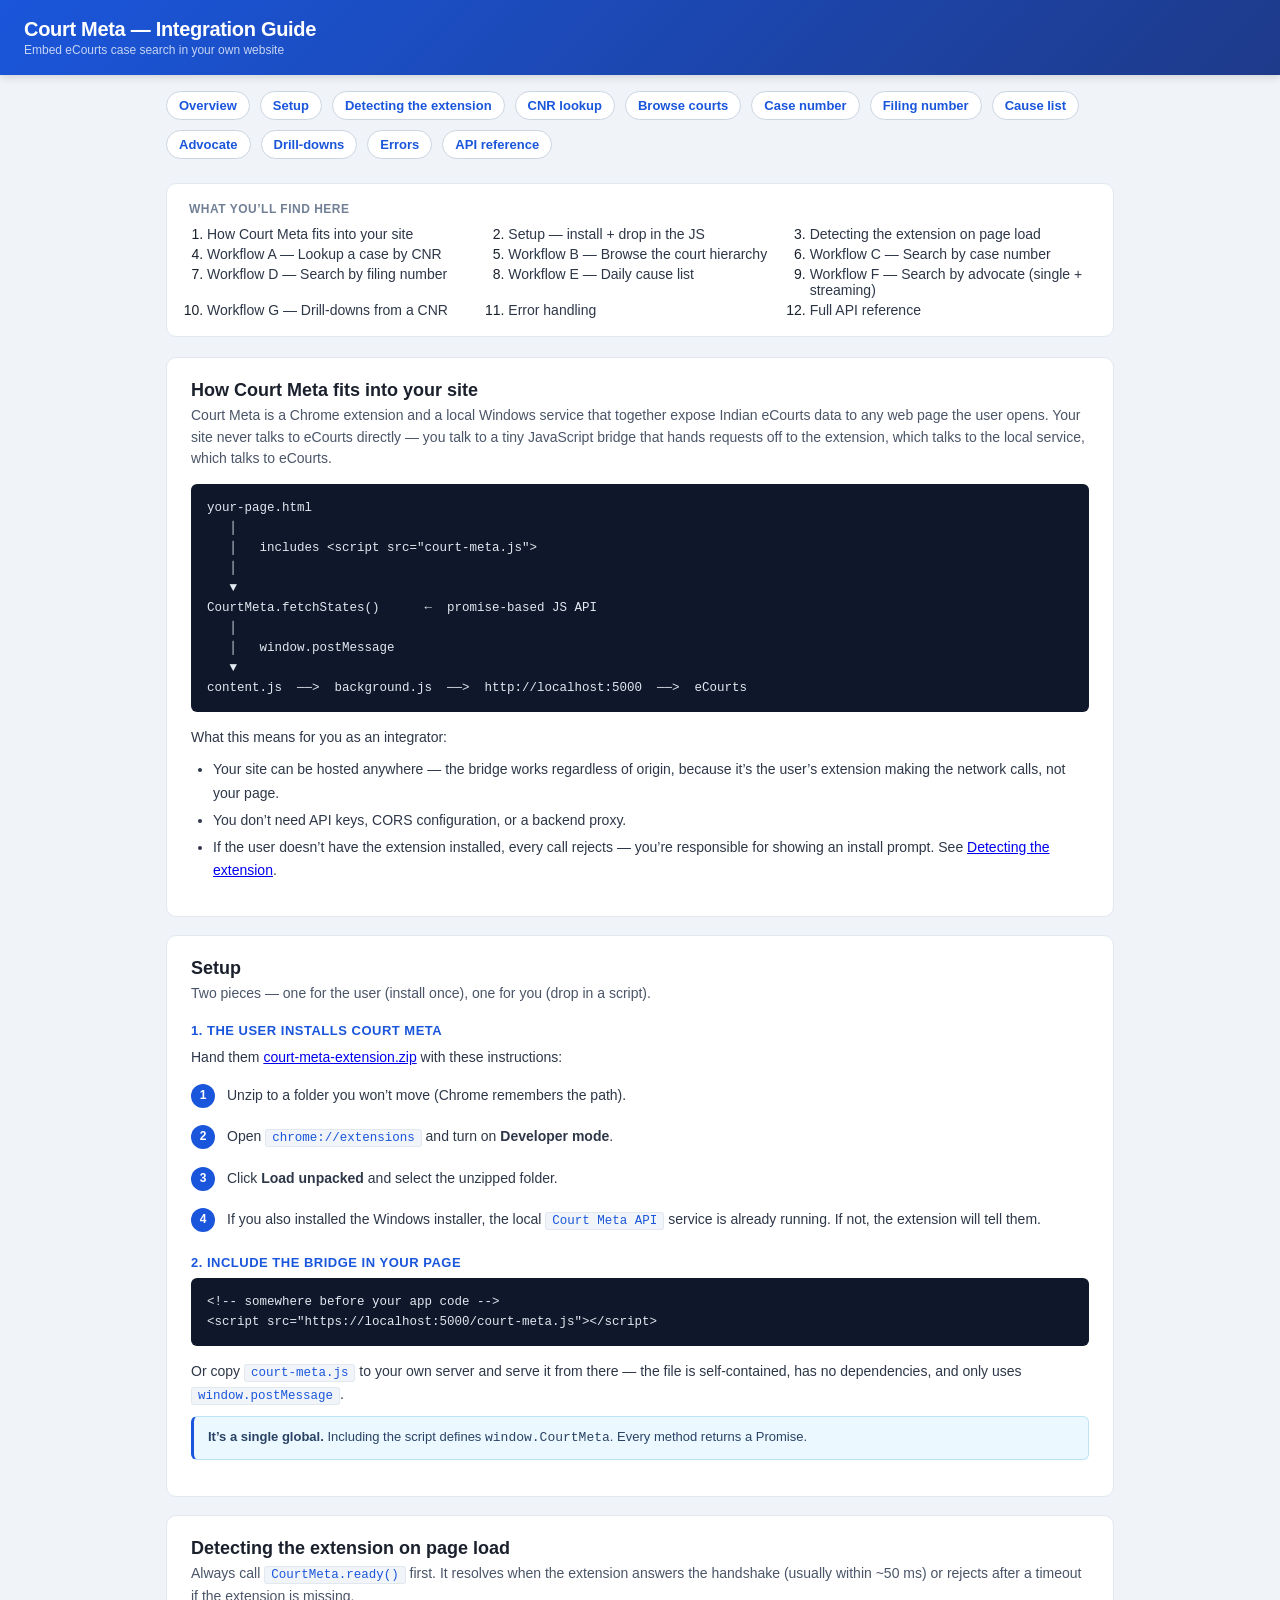
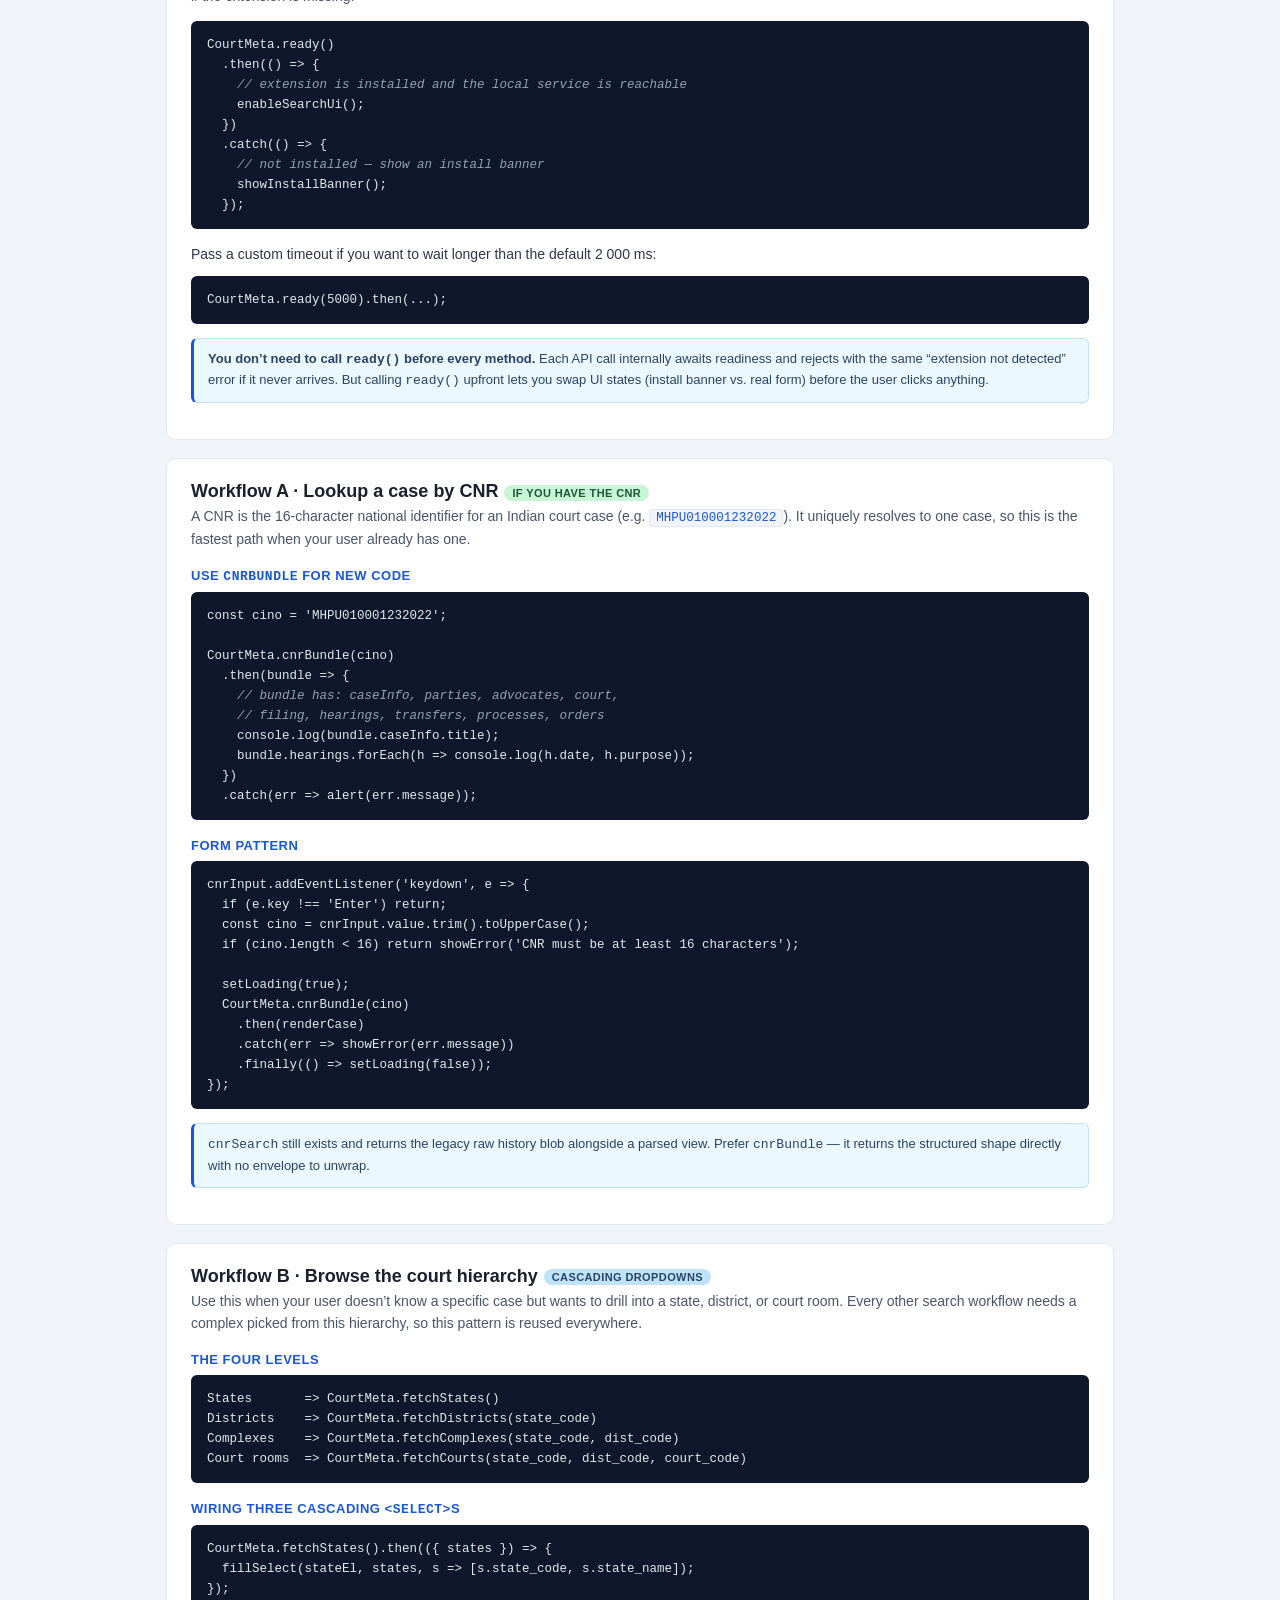
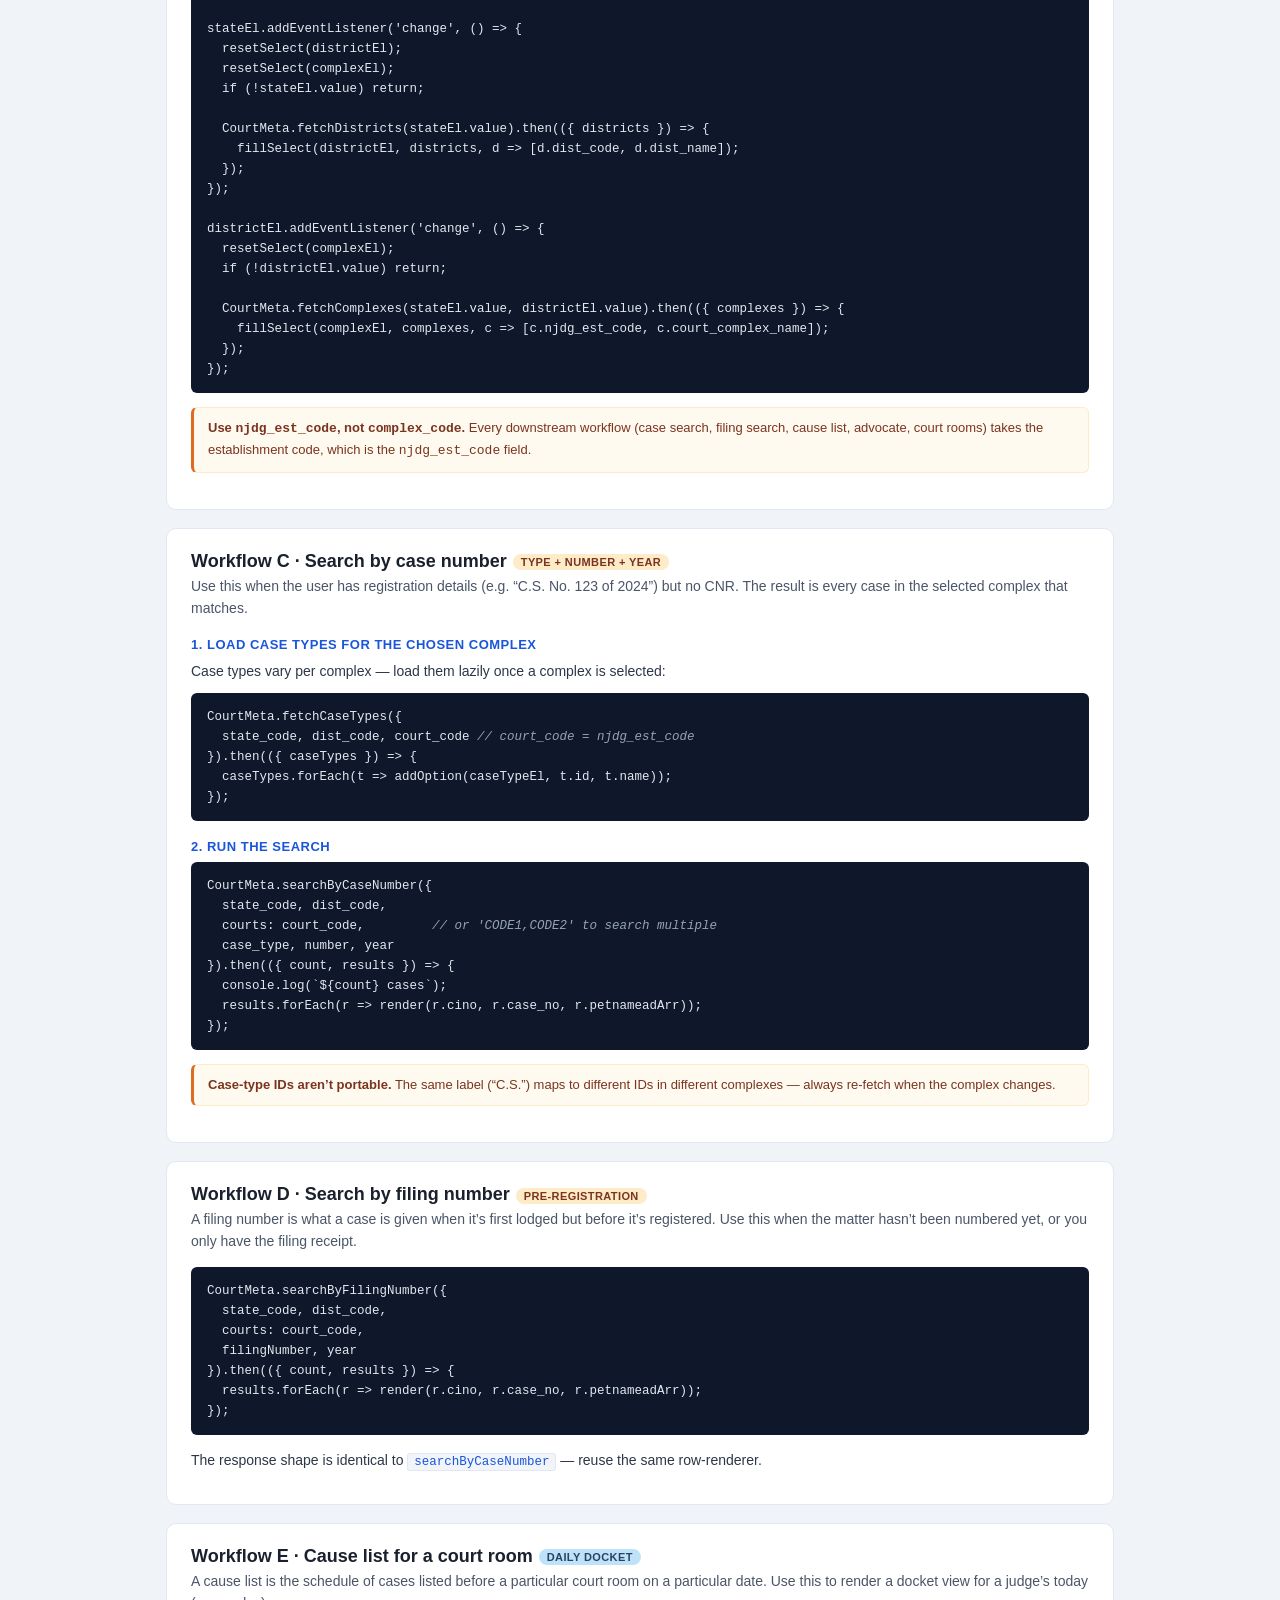
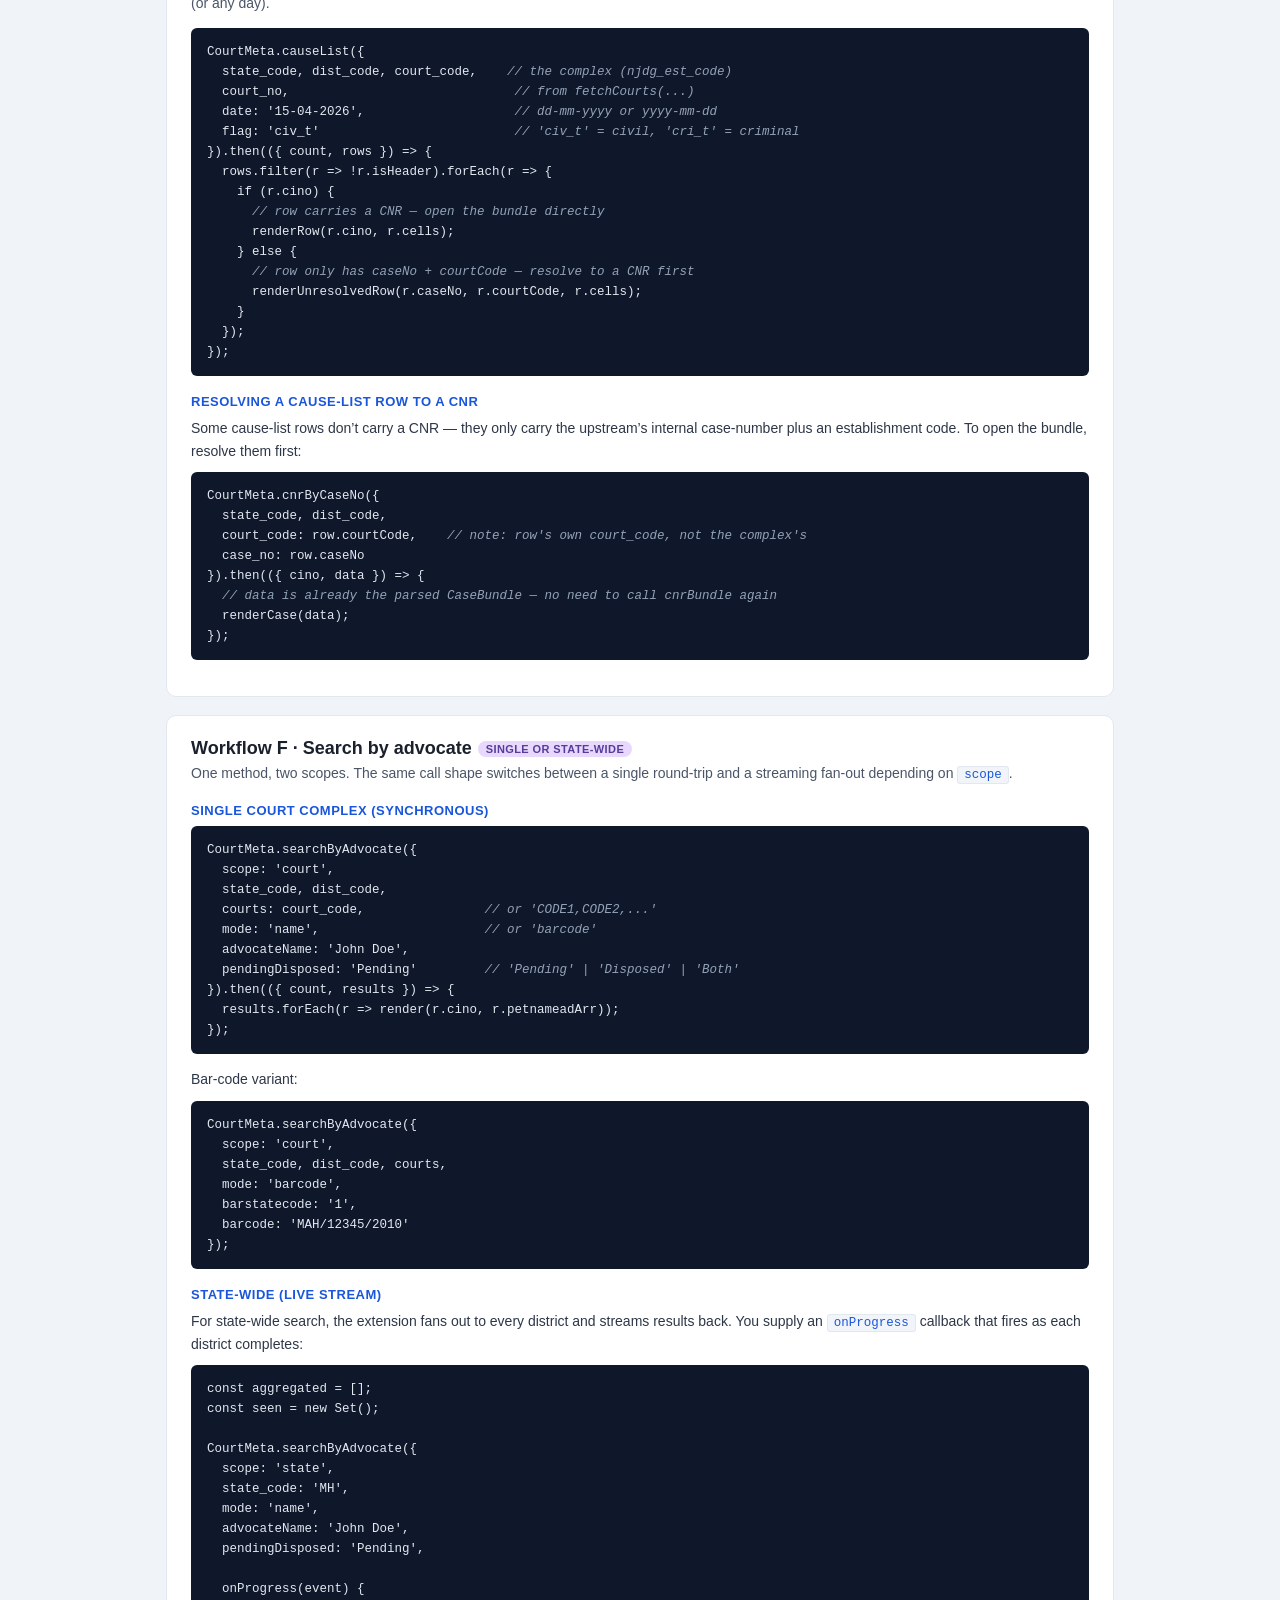
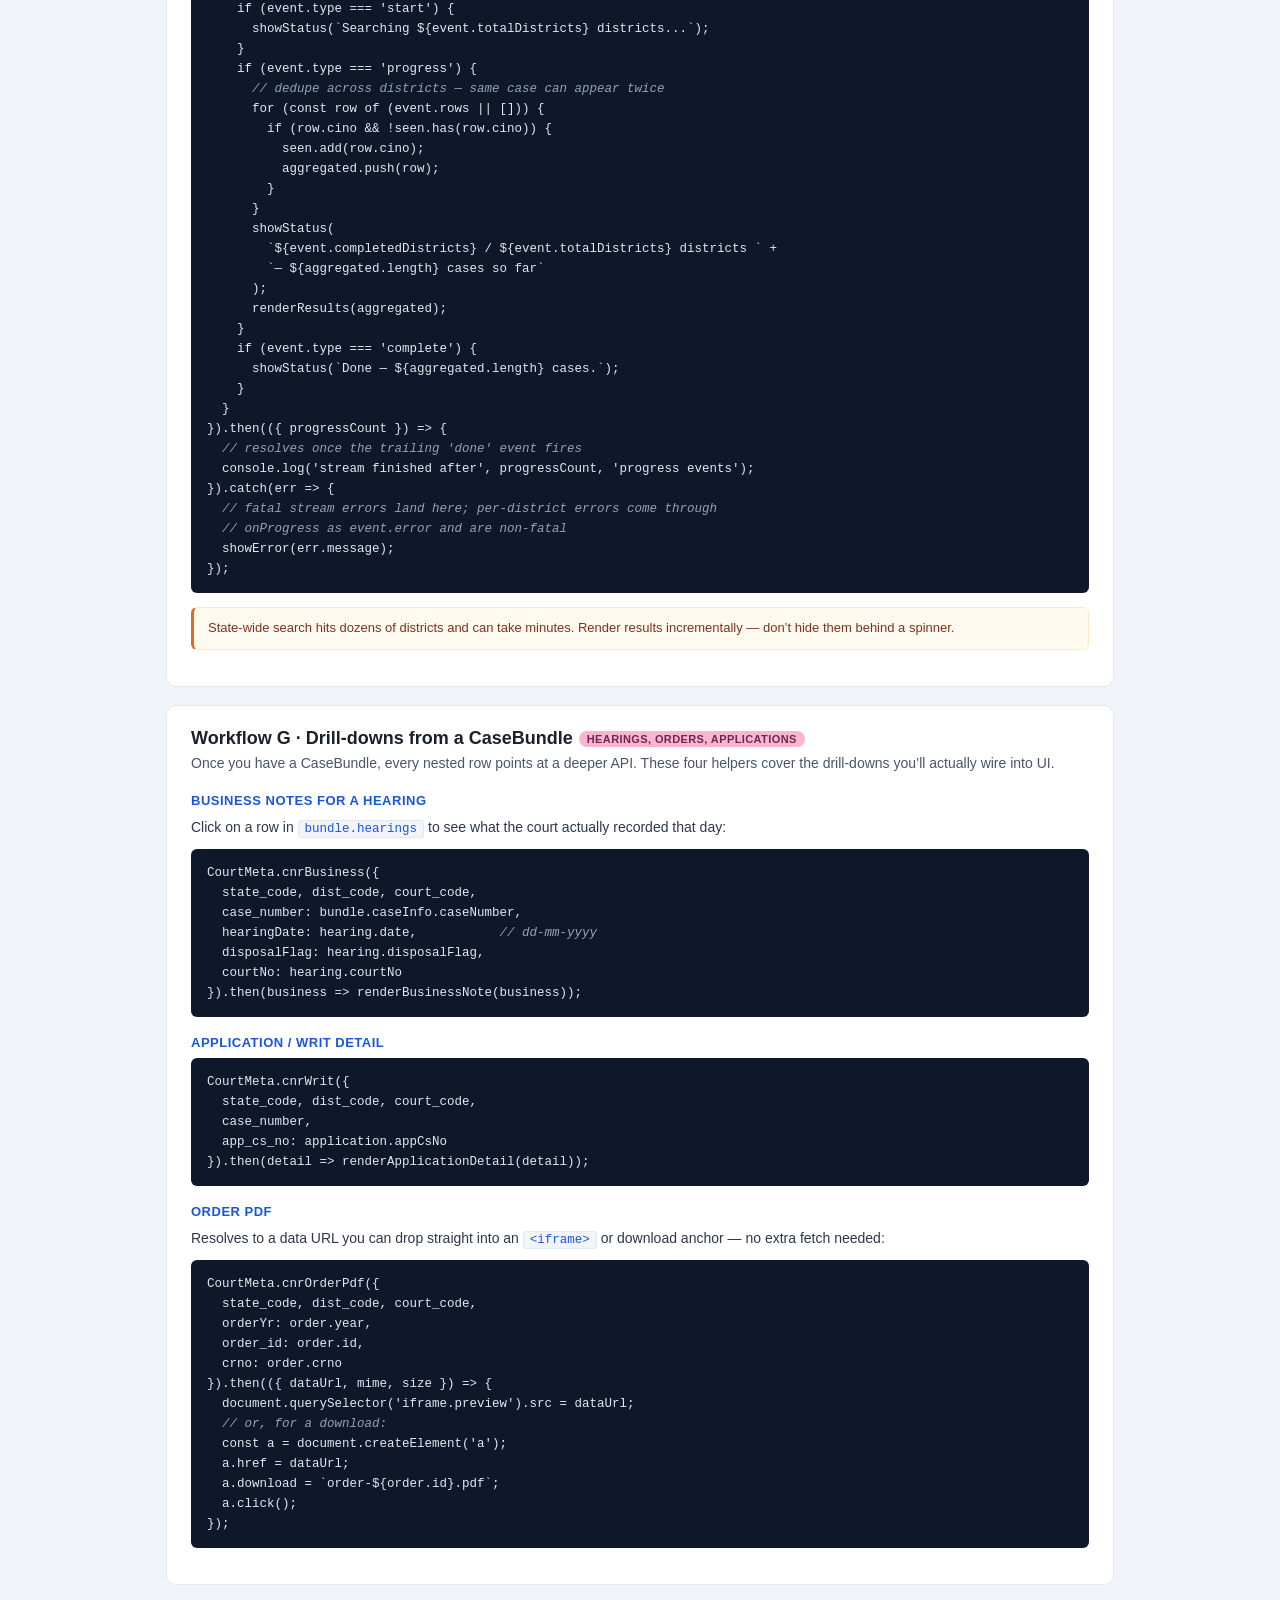
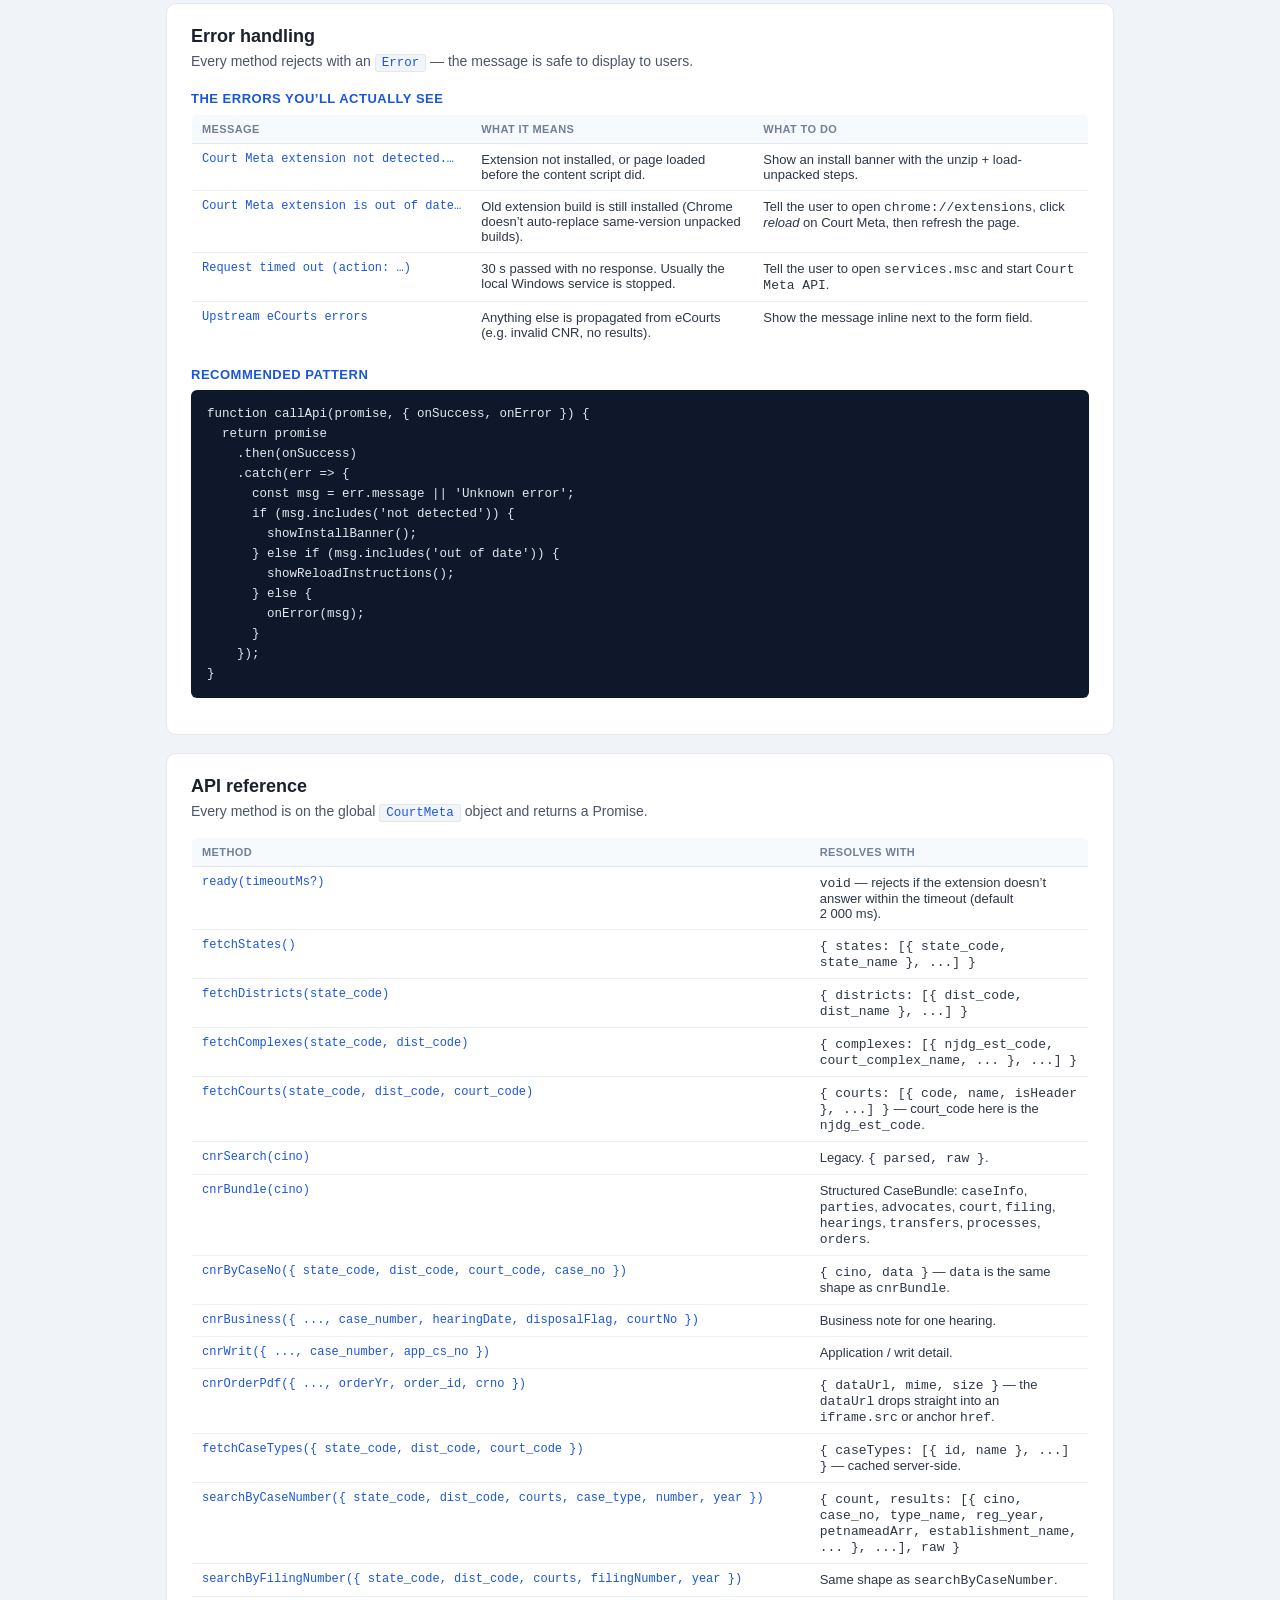
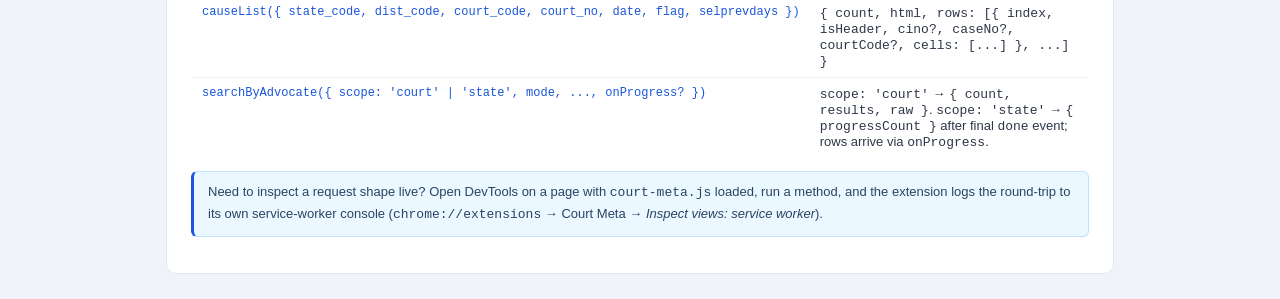
<file: sample-website/how-to.html>
<!DOCTYPE html>
<html lang="en">
<head>
  <meta charset="UTF-8" />
  <meta name="viewport" content="width=device-width, initial-scale=1.0" />
  <title>Court Meta – Integration Guide</title>
  <link rel="stylesheet" href="styles.css" />
  <style>
    .howto-nav {
      max-width: 980px;
      margin: 0 auto;
      padding: 16px 16px 0;
      display: flex;
      gap: 10px;
      flex-wrap: wrap;
      font-size: 13px;
    }
    .howto-nav a {
      color: #1a56db;
      text-decoration: none;
      font-weight: 600;
      padding: 6px 12px;
      border: 1px solid #cbd5e0;
      border-radius: 999px;
      background: white;
    }
    .howto-nav a:hover { background: #ebf5ff; border-color: #1a56db; }

    .howto-container { max-width: 980px; }

    .howto-toc {
      background: white;
      border: 1px solid #e2e8f0;
      border-radius: 10px;
      padding: 18px 22px;
      margin-bottom: 20px;
    }
    .howto-toc h2 {
      font-size: 12px;
      text-transform: uppercase;
      letter-spacing: 0.5px;
      color: #718096;
      margin-bottom: 10px;
    }
    .howto-toc ol {
      margin-left: 18px;
      display: grid;
      grid-template-columns: repeat(auto-fit, minmax(240px, 1fr));
      gap: 4px 20px;
      font-size: 14px;
    }
    .howto-toc a { color: #2d3748; text-decoration: none; }
    .howto-toc a:hover { color: #1a56db; text-decoration: underline; }

    .howto-section {
      background: white;
      border: 1px solid #e2e8f0;
      border-radius: 10px;
      padding: 22px 24px;
      margin-bottom: 18px;
    }
    .howto-section > h2 {
      font-size: 18px;
      color: #1a202c;
      margin-bottom: 4px;
    }
    .howto-section > .lede {
      color: #4a5568;
      margin-bottom: 14px;
      font-size: 14px;
      line-height: 1.55;
    }
    .howto-section h3 {
      font-size: 13px;
      text-transform: uppercase;
      letter-spacing: 0.5px;
      color: #1a56db;
      margin: 18px 0 8px;
      font-weight: 700;
    }
    .howto-section p { margin-bottom: 10px; line-height: 1.6; color: #2d3748; }
    .howto-section ol, .howto-section ul {
      margin: 6px 0 12px 22px;
      line-height: 1.65;
      color: #2d3748;
    }
    .howto-section li { margin-bottom: 4px; }
    .howto-section li code,
    .howto-section p code,
    .howto-section dd code {
      background: #f1f5f9;
      border: 1px solid #e2e8f0;
      border-radius: 3px;
      padding: 1px 6px;
      font-size: 12.5px;
      color: #1a56db;
      font-family: 'Menlo', 'Consolas', 'Courier New', monospace;
    }
    .howto-section pre {
      background: #0f172a;
      color: #e2e8f0;
      border-radius: 6px;
      padding: 14px 16px;
      font-family: 'Menlo', 'Consolas', 'Courier New', monospace;
      font-size: 12.5px;
      line-height: 1.6;
      white-space: pre;
      overflow: auto;
      margin: 6px 0 14px;
    }
    .howto-section pre .c { color: #94a3b8; font-style: italic; }
    .howto-section pre .k { color: #f472b6; }
    .howto-section pre .s { color: #86efac; }
    .howto-section pre .n { color: #fbbf24; }

    .howto-tip {
      background: #ebf8ff;
      border: 1px solid #bee3f8;
      border-left: 3px solid #1a56db;
      border-radius: 6px;
      padding: 10px 14px;
      font-size: 13px;
      color: #2a4365;
      margin: 10px 0 14px;
      line-height: 1.6;
    }
    .howto-warn {
      background: #fffaf0;
      border: 1px solid #feebc8;
      border-left: 3px solid #dd6b20;
      border-radius: 6px;
      padding: 10px 14px;
      font-size: 13px;
      color: #7b341e;
      margin: 10px 0 14px;
      line-height: 1.6;
    }

    .pill {
      display: inline-block;
      font-size: 11px;
      font-weight: 700;
      letter-spacing: 0.4px;
      text-transform: uppercase;
      padding: 2px 8px;
      border-radius: 999px;
      margin-left: 6px;
      vertical-align: middle;
    }
    .pill-known { background: #c6f6d5; color: #22543d; }
    .pill-browse { background: #bee3f8; color: #2a4365; }
    .pill-search { background: #feebc8; color: #7b341e; }
    .pill-bulk { background: #e9d8fd; color: #553c9a; }
    .pill-drill { background: #fbb6ce; color: #702459; }

    .step {
      counter-reset: step;
      list-style: none;
      margin-left: 0 !important;
    }
    .step > li {
      counter-increment: step;
      position: relative;
      padding: 6px 0 6px 36px;
      margin-bottom: 6px;
    }
    .step > li::before {
      content: counter(step);
      position: absolute;
      left: 0; top: 6px;
      width: 24px; height: 24px;
      border-radius: 50%;
      background: #1a56db;
      color: white;
      font-size: 12px;
      font-weight: 700;
      display: flex;
      align-items: center;
      justify-content: center;
    }

    .api-table {
      width: 100%;
      border-collapse: collapse;
      font-size: 13px;
      margin: 8px 0 12px;
      border: 1px solid #e2e8f0;
      border-radius: 6px;
      overflow: hidden;
    }
    .api-table th {
      background: #f7fafc;
      padding: 8px 10px;
      text-align: left;
      font-size: 11px;
      font-weight: 700;
      text-transform: uppercase;
      letter-spacing: 0.4px;
      color: #718096;
      border-bottom: 1px solid #e2e8f0;
    }
    .api-table td {
      padding: 8px 10px;
      border-bottom: 1px solid #edf2f7;
      vertical-align: top;
    }
    .api-table td:first-child {
      font-family: 'Menlo', 'Consolas', monospace;
      font-size: 12px;
      color: #1a56db;
      white-space: nowrap;
    }
    .api-table tr:last-child td { border-bottom: none; }

    .anchor-h2 { scroll-margin-top: 16px; }
  </style>
</head>
<body>

  <header class="app-header">
    <div>
      <h1>Court Meta — Integration Guide</h1>
      <div class="subtitle">Embed eCourts case search in your own website</div>
    </div>
  </header>

  <nav class="howto-nav">
    <a href="#overview">Overview</a>
    <a href="#setup">Setup</a>
    <a href="#detect">Detecting the extension</a>
    <a href="#workflow-cnr">CNR lookup</a>
    <a href="#workflow-browser">Browse courts</a>
    <a href="#workflow-case">Case number</a>
    <a href="#workflow-filing">Filing number</a>
    <a href="#workflow-causelist">Cause list</a>
    <a href="#workflow-advocate">Advocate</a>
    <a href="#drilldowns">Drill-downs</a>
    <a href="#errors">Errors</a>
    <a href="#reference">API reference</a>
  </nav>

  <div class="container howto-container">

    <!-- ── TOC ───────────────────────────────────────────────────────────── -->
    <div class="howto-toc">
      <h2>What you&rsquo;ll find here</h2>
      <ol>
        <li><a href="#overview">How Court Meta fits into your site</a></li>
        <li><a href="#setup">Setup &mdash; install + drop in the JS</a></li>
        <li><a href="#detect">Detecting the extension on page load</a></li>
        <li><a href="#workflow-cnr">Workflow A &mdash; Lookup a case by CNR</a></li>
        <li><a href="#workflow-browser">Workflow B &mdash; Browse the court hierarchy</a></li>
        <li><a href="#workflow-case">Workflow C &mdash; Search by case number</a></li>
        <li><a href="#workflow-filing">Workflow D &mdash; Search by filing number</a></li>
        <li><a href="#workflow-causelist">Workflow E &mdash; Daily cause list</a></li>
        <li><a href="#workflow-advocate">Workflow F &mdash; Search by advocate (single + streaming)</a></li>
        <li><a href="#drilldowns">Workflow G &mdash; Drill-downs from a CNR</a></li>
        <li><a href="#errors">Error handling</a></li>
        <li><a href="#reference">Full API reference</a></li>
      </ol>
    </div>

    <!-- ── Overview ──────────────────────────────────────────────────────── -->
    <section class="howto-section" id="overview">
      <h2 class="anchor-h2">How Court Meta fits into your site</h2>
      <p class="lede">Court Meta is a Chrome extension and a local Windows service that together expose Indian eCourts data to any web page the user opens. Your site never talks to eCourts directly &mdash; you talk to a tiny JavaScript bridge that hands requests off to the extension, which talks to the local service, which talks to eCourts.</p>

      <pre>your-page.html
   │
   │   includes &lt;script src="court-meta.js"&gt;
   │
   ▼
CourtMeta.fetchStates()      &larr;  promise-based JS API
   │
   │   window.postMessage
   ▼
content.js  ──&gt;  background.js  ──&gt;  http://localhost:5000  ──&gt;  eCourts</pre>

      <p>What this means for you as an integrator:</p>
      <ul>
        <li>Your site can be hosted anywhere &mdash; the bridge works regardless of origin, because it&rsquo;s the user&rsquo;s extension making the network calls, not your page.</li>
        <li>You don&rsquo;t need API keys, CORS configuration, or a backend proxy.</li>
        <li>If the user doesn&rsquo;t have the extension installed, every call rejects &mdash; you&rsquo;re responsible for showing an install prompt. See <a href="#detect">Detecting the extension</a>.</li>
      </ul>
    </section>

    <!-- ── Setup ─────────────────────────────────────────────────────────── -->
    <section class="howto-section" id="setup">
      <h2 class="anchor-h2">Setup</h2>
      <p class="lede">Two pieces &mdash; one for the user (install once), one for you (drop in a script).</p>

      <h3>1. The user installs Court Meta</h3>
      <p>Hand them <a href="court-meta-extension.zip" download>court-meta-extension.zip</a> with these instructions:</p>
      <ol class="step">
        <li>Unzip to a folder you won&rsquo;t move (Chrome remembers the path).</li>
        <li>Open <code>chrome://extensions</code> and turn on <strong>Developer mode</strong>.</li>
        <li>Click <strong>Load unpacked</strong> and select the unzipped folder.</li>
        <li>If you also installed the Windows installer, the local <code>Court Meta API</code> service is already running. If not, the extension will tell them.</li>
      </ol>

      <h3>2. Include the bridge in your page</h3>
      <pre>&lt;!-- somewhere before your app code --&gt;
&lt;script src="https://localhost:5000/court-meta.js"&gt;&lt;/script&gt;</pre>

      <p>Or copy <code>court-meta.js</code> to your own server and serve it from there &mdash; the file is self-contained, has no dependencies, and only uses <code>window.postMessage</code>.</p>

      <div class="howto-tip">
        <strong>It&rsquo;s a single global.</strong> Including the script defines <code>window.CourtMeta</code>. Every method returns a Promise.
      </div>
    </section>

    <!-- ── Detect ────────────────────────────────────────────────────────── -->
    <section class="howto-section" id="detect">
      <h2 class="anchor-h2">Detecting the extension on page load</h2>
      <p class="lede">Always call <code>CourtMeta.ready()</code> first. It resolves when the extension answers the handshake (usually within ~50&nbsp;ms) or rejects after a timeout if the extension is missing.</p>

      <pre>CourtMeta.ready()
  .then(() =&gt; {
    <span class="c">// extension is installed and the local service is reachable</span>
    enableSearchUi();
  })
  .catch(() =&gt; {
    <span class="c">// not installed — show an install banner</span>
    showInstallBanner();
  });</pre>

      <p>Pass a custom timeout if you want to wait longer than the default 2&nbsp;000&nbsp;ms:</p>
      <pre>CourtMeta.ready(5000).then(...);</pre>

      <div class="howto-tip">
        <strong>You don&rsquo;t need to call <code>ready()</code> before every method.</strong> Each API call internally awaits readiness and rejects with the same &ldquo;extension not detected&rdquo; error if it never arrives. But calling <code>ready()</code> upfront lets you swap UI states (install banner vs. real form) before the user clicks anything.
      </div>
    </section>

    <!-- ── Workflow A: CNR ───────────────────────────────────────────────── -->
    <section class="howto-section" id="workflow-cnr">
      <h2 class="anchor-h2">Workflow A · Lookup a case by CNR<span class="pill pill-known">If you have the CNR</span></h2>
      <p class="lede">A CNR is the 16-character national identifier for an Indian court case (e.g. <code>MHPU010001232022</code>). It uniquely resolves to one case, so this is the fastest path when your user already has one.</p>

      <h3>Use <code>cnrBundle</code> for new code</h3>
      <pre>const cino = 'MHPU010001232022';

CourtMeta.cnrBundle(cino)
  .then(bundle =&gt; {
    <span class="c">// bundle has: caseInfo, parties, advocates, court,</span>
    <span class="c">// filing, hearings, transfers, processes, orders</span>
    console.log(bundle.caseInfo.title);
    bundle.hearings.forEach(h =&gt; console.log(h.date, h.purpose));
  })
  .catch(err =&gt; alert(err.message));</pre>

      <h3>Form pattern</h3>
      <pre>cnrInput.addEventListener('keydown', e =&gt; {
  if (e.key !== 'Enter') return;
  const cino = cnrInput.value.trim().toUpperCase();
  if (cino.length &lt; 16) return showError('CNR must be at least 16 characters');

  setLoading(true);
  CourtMeta.cnrBundle(cino)
    .then(renderCase)
    .catch(err =&gt; showError(err.message))
    .finally(() =&gt; setLoading(false));
});</pre>

      <div class="howto-tip">
        <code>cnrSearch</code> still exists and returns the legacy raw history blob alongside a parsed view. Prefer <code>cnrBundle</code> &mdash; it returns the structured shape directly with no envelope to unwrap.
      </div>
    </section>

    <!-- ── Workflow B: Browser ───────────────────────────────────────────── -->
    <section class="howto-section" id="workflow-browser">
      <h2 class="anchor-h2">Workflow B · Browse the court hierarchy<span class="pill pill-browse">Cascading dropdowns</span></h2>
      <p class="lede">Use this when your user doesn&rsquo;t know a specific case but wants to drill into a state, district, or court room. Every other search workflow needs a complex picked from this hierarchy, so this pattern is reused everywhere.</p>

      <h3>The four levels</h3>
      <pre>States       =&gt; CourtMeta.fetchStates()
Districts    =&gt; CourtMeta.fetchDistricts(state_code)
Complexes    =&gt; CourtMeta.fetchComplexes(state_code, dist_code)
Court rooms  =&gt; CourtMeta.fetchCourts(state_code, dist_code, court_code)</pre>

      <h3>Wiring three cascading <code>&lt;select&gt;</code>s</h3>
      <pre>CourtMeta.fetchStates().then(({ states }) =&gt; {
  fillSelect(stateEl, states, s =&gt; [s.state_code, s.state_name]);
});

stateEl.addEventListener('change', () =&gt; {
  resetSelect(districtEl);
  resetSelect(complexEl);
  if (!stateEl.value) return;

  CourtMeta.fetchDistricts(stateEl.value).then(({ districts }) =&gt; {
    fillSelect(districtEl, districts, d =&gt; [d.dist_code, d.dist_name]);
  });
});

districtEl.addEventListener('change', () =&gt; {
  resetSelect(complexEl);
  if (!districtEl.value) return;

  CourtMeta.fetchComplexes(stateEl.value, districtEl.value).then(({ complexes }) =&gt; {
    fillSelect(complexEl, complexes, c =&gt; [c.njdg_est_code, c.court_complex_name]);
  });
});</pre>

      <div class="howto-warn">
        <strong>Use <code>njdg_est_code</code>, not <code>complex_code</code>.</strong> Every downstream workflow (case search, filing search, cause list, advocate, court rooms) takes the establishment code, which is the <code>njdg_est_code</code> field.
      </div>
    </section>

    <!-- ── Workflow C: Case Number ───────────────────────────────────────── -->
    <section class="howto-section" id="workflow-case">
      <h2 class="anchor-h2">Workflow C · Search by case number<span class="pill pill-search">Type + number + year</span></h2>
      <p class="lede">Use this when the user has registration details (e.g. &ldquo;C.S. No. 123 of 2024&rdquo;) but no CNR. The result is every case in the selected complex that matches.</p>

      <h3>1. Load case types for the chosen complex</h3>
      <p>Case types vary per complex &mdash; load them lazily once a complex is selected:</p>
      <pre>CourtMeta.fetchCaseTypes({
  state_code, dist_code, court_code <span class="c">// court_code = njdg_est_code</span>
}).then(({ caseTypes }) =&gt; {
  caseTypes.forEach(t =&gt; addOption(caseTypeEl, t.id, t.name));
});</pre>

      <h3>2. Run the search</h3>
      <pre>CourtMeta.searchByCaseNumber({
  state_code, dist_code,
  courts: court_code,         <span class="c">// or 'CODE1,CODE2' to search multiple</span>
  case_type, number, year
}).then(({ count, results }) =&gt; {
  console.log(`${count} cases`);
  results.forEach(r =&gt; render(r.cino, r.case_no, r.petnameadArr));
});</pre>

      <div class="howto-warn">
        <strong>Case-type IDs aren&rsquo;t portable.</strong> The same label (&ldquo;C.S.&rdquo;) maps to different IDs in different complexes &mdash; always re-fetch when the complex changes.
      </div>
    </section>

    <!-- ── Workflow D: Filing ────────────────────────────────────────────── -->
    <section class="howto-section" id="workflow-filing">
      <h2 class="anchor-h2">Workflow D · Search by filing number<span class="pill pill-search">Pre-registration</span></h2>
      <p class="lede">A filing number is what a case is given when it&rsquo;s first lodged but before it&rsquo;s registered. Use this when the matter hasn&rsquo;t been numbered yet, or you only have the filing receipt.</p>

      <pre>CourtMeta.searchByFilingNumber({
  state_code, dist_code,
  courts: court_code,
  filingNumber, year
}).then(({ count, results }) =&gt; {
  results.forEach(r =&gt; render(r.cino, r.case_no, r.petnameadArr));
});</pre>

      <p>The response shape is identical to <code>searchByCaseNumber</code> &mdash; reuse the same row-renderer.</p>
    </section>

    <!-- ── Workflow E: Cause List ────────────────────────────────────────── -->
    <section class="howto-section" id="workflow-causelist">
      <h2 class="anchor-h2">Workflow E · Cause list for a court room<span class="pill pill-browse">Daily docket</span></h2>
      <p class="lede">A cause list is the schedule of cases listed before a particular court room on a particular date. Use this to render a docket view for a judge&rsquo;s today (or any day).</p>

      <pre>CourtMeta.causeList({
  state_code, dist_code, court_code,    <span class="c">// the complex (njdg_est_code)</span>
  court_no,                              <span class="c">// from fetchCourts(...)</span>
  date: '15-04-2026',                    <span class="c">// dd-mm-yyyy or yyyy-mm-dd</span>
  flag: 'civ_t'                          <span class="c">// 'civ_t' = civil, 'cri_t' = criminal</span>
}).then(({ count, rows }) =&gt; {
  rows.filter(r =&gt; !r.isHeader).forEach(r =&gt; {
    if (r.cino) {
      <span class="c">// row carries a CNR — open the bundle directly</span>
      renderRow(r.cino, r.cells);
    } else {
      <span class="c">// row only has caseNo + courtCode — resolve to a CNR first</span>
      renderUnresolvedRow(r.caseNo, r.courtCode, r.cells);
    }
  });
});</pre>

      <h3>Resolving a cause-list row to a CNR</h3>
      <p>Some cause-list rows don&rsquo;t carry a CNR &mdash; they only carry the upstream&rsquo;s internal case-number plus an establishment code. To open the bundle, resolve them first:</p>
      <pre>CourtMeta.cnrByCaseNo({
  state_code, dist_code,
  court_code: row.courtCode,    <span class="c">// note: row's own court_code, not the complex's</span>
  case_no: row.caseNo
}).then(({ cino, data }) =&gt; {
  <span class="c">// data is already the parsed CaseBundle — no need to call cnrBundle again</span>
  renderCase(data);
});</pre>
    </section>

    <!-- ── Workflow F: Advocate ──────────────────────────────────────────── -->
    <section class="howto-section" id="workflow-advocate">
      <h2 class="anchor-h2">Workflow F · Search by advocate<span class="pill pill-bulk">Single or state-wide</span></h2>
      <p class="lede">One method, two scopes. The same call shape switches between a single round-trip and a streaming fan-out depending on <code>scope</code>.</p>

      <h3>Single court complex (synchronous)</h3>
      <pre>CourtMeta.searchByAdvocate({
  scope: 'court',
  state_code, dist_code,
  courts: court_code,                <span class="c">// or 'CODE1,CODE2,...'</span>
  mode: 'name',                      <span class="c">// or 'barcode'</span>
  advocateName: 'John Doe',
  pendingDisposed: 'Pending'         <span class="c">// 'Pending' | 'Disposed' | 'Both'</span>
}).then(({ count, results }) =&gt; {
  results.forEach(r =&gt; render(r.cino, r.petnameadArr));
});</pre>

      <p>Bar-code variant:</p>
      <pre>CourtMeta.searchByAdvocate({
  scope: 'court',
  state_code, dist_code, courts,
  mode: 'barcode',
  barstatecode: '1',
  barcode: 'MAH/12345/2010'
});</pre>

      <h3>State-wide (live stream)</h3>
      <p>For state-wide search, the extension fans out to every district and streams results back. You supply an <code>onProgress</code> callback that fires as each district completes:</p>
      <pre>const aggregated = [];
const seen = new Set();

CourtMeta.searchByAdvocate({
  scope: 'state',
  state_code: 'MH',
  mode: 'name',
  advocateName: 'John Doe',
  pendingDisposed: 'Pending',

  onProgress(event) {
    if (event.type === 'start') {
      showStatus(`Searching ${event.totalDistricts} districts...`);
    }
    if (event.type === 'progress') {
      <span class="c">// dedupe across districts — same case can appear twice</span>
      for (const row of (event.rows || [])) {
        if (row.cino &amp;&amp; !seen.has(row.cino)) {
          seen.add(row.cino);
          aggregated.push(row);
        }
      }
      showStatus(
        `${event.completedDistricts} / ${event.totalDistricts} districts ` +
        `— ${aggregated.length} cases so far`
      );
      renderResults(aggregated);
    }
    if (event.type === 'complete') {
      showStatus(`Done — ${aggregated.length} cases.`);
    }
  }
}).then(({ progressCount }) =&gt; {
  <span class="c">// resolves once the trailing 'done' event fires</span>
  console.log('stream finished after', progressCount, 'progress events');
}).catch(err =&gt; {
  <span class="c">// fatal stream errors land here; per-district errors come through</span>
  <span class="c">// onProgress as event.error and are non-fatal</span>
  showError(err.message);
});</pre>

      <div class="howto-warn">
        State-wide search hits dozens of districts and can take minutes. Render results incrementally &mdash; don&rsquo;t hide them behind a spinner.
      </div>
    </section>

    <!-- ── Workflow G: Drill-downs ──────────────────────────────────────── -->
    <section class="howto-section" id="drilldowns">
      <h2 class="anchor-h2">Workflow G · Drill-downs from a CaseBundle<span class="pill pill-drill">Hearings, orders, applications</span></h2>
      <p class="lede">Once you have a CaseBundle, every nested row points at a deeper API. These four helpers cover the drill-downs you&rsquo;ll actually wire into UI.</p>

      <h3>Business notes for a hearing</h3>
      <p>Click on a row in <code>bundle.hearings</code> to see what the court actually recorded that day:</p>
      <pre>CourtMeta.cnrBusiness({
  state_code, dist_code, court_code,
  case_number: bundle.caseInfo.caseNumber,
  hearingDate: hearing.date,           <span class="c">// dd-mm-yyyy</span>
  disposalFlag: hearing.disposalFlag,
  courtNo: hearing.courtNo
}).then(business =&gt; renderBusinessNote(business));</pre>

      <h3>Application / writ detail</h3>
      <pre>CourtMeta.cnrWrit({
  state_code, dist_code, court_code,
  case_number,
  app_cs_no: application.appCsNo
}).then(detail =&gt; renderApplicationDetail(detail));</pre>

      <h3>Order PDF</h3>
      <p>Resolves to a data URL you can drop straight into an <code>&lt;iframe&gt;</code> or download anchor &mdash; no extra fetch needed:</p>
      <pre>CourtMeta.cnrOrderPdf({
  state_code, dist_code, court_code,
  orderYr: order.year,
  order_id: order.id,
  crno: order.crno
}).then(({ dataUrl, mime, size }) =&gt; {
  document.querySelector('iframe.preview').src = dataUrl;
  <span class="c">// or, for a download:</span>
  const a = document.createElement('a');
  a.href = dataUrl;
  a.download = `order-${order.id}.pdf`;
  a.click();
});</pre>
    </section>

    <!-- ── Errors ────────────────────────────────────────────────────────── -->
    <section class="howto-section" id="errors">
      <h2 class="anchor-h2">Error handling</h2>
      <p class="lede">Every method rejects with an <code>Error</code> &mdash; the message is safe to display to users.</p>

      <h3>The errors you&rsquo;ll actually see</h3>
      <table class="api-table">
        <thead><tr><th>Message</th><th>What it means</th><th>What to do</th></tr></thead>
        <tbody>
          <tr>
            <td>Court Meta extension not detected.&hellip;</td>
            <td>Extension not installed, or page loaded before the content script did.</td>
            <td>Show an install banner with the unzip + load-unpacked steps.</td>
          </tr>
          <tr>
            <td>Court Meta extension is out of date&hellip;</td>
            <td>Old extension build is still installed (Chrome doesn&rsquo;t auto-replace same-version unpacked builds).</td>
            <td>Tell the user to open <code>chrome://extensions</code>, click <em>reload</em> on Court Meta, then refresh the page.</td>
          </tr>
          <tr>
            <td>Request timed out (action: &hellip;)</td>
            <td>30 s passed with no response. Usually the local Windows service is stopped.</td>
            <td>Tell the user to open <code>services.msc</code> and start <code>Court Meta API</code>.</td>
          </tr>
          <tr>
            <td>Upstream eCourts errors</td>
            <td>Anything else is propagated from eCourts (e.g. invalid CNR, no results).</td>
            <td>Show the message inline next to the form field.</td>
          </tr>
        </tbody>
      </table>

      <h3>Recommended pattern</h3>
      <pre>function callApi(promise, { onSuccess, onError }) {
  return promise
    .then(onSuccess)
    .catch(err =&gt; {
      const msg = err.message || 'Unknown error';
      if (msg.includes('not detected')) {
        showInstallBanner();
      } else if (msg.includes('out of date')) {
        showReloadInstructions();
      } else {
        onError(msg);
      }
    });
}</pre>
    </section>

    <!-- ── Reference ────────────────────────────────────────────────────── -->
    <section class="howto-section" id="reference">
      <h2 class="anchor-h2">API reference</h2>
      <p class="lede">Every method is on the global <code>CourtMeta</code> object and returns a Promise.</p>

      <table class="api-table">
        <thead><tr><th>Method</th><th>Resolves with</th></tr></thead>
        <tbody>
          <tr>
            <td>ready(timeoutMs?)</td>
            <td><code>void</code> — rejects if the extension doesn&rsquo;t answer within the timeout (default 2&nbsp;000&nbsp;ms).</td>
          </tr>
          <tr>
            <td>fetchStates()</td>
            <td><code>{ states: [{ state_code, state_name }, ...] }</code></td>
          </tr>
          <tr>
            <td>fetchDistricts(state_code)</td>
            <td><code>{ districts: [{ dist_code, dist_name }, ...] }</code></td>
          </tr>
          <tr>
            <td>fetchComplexes(state_code, dist_code)</td>
            <td><code>{ complexes: [{ njdg_est_code, court_complex_name, ... }, ...] }</code></td>
          </tr>
          <tr>
            <td>fetchCourts(state_code, dist_code, court_code)</td>
            <td><code>{ courts: [{ code, name, isHeader }, ...] }</code> — court_code here is the <code>njdg_est_code</code>.</td>
          </tr>
          <tr>
            <td>cnrSearch(cino)</td>
            <td>Legacy. <code>{ parsed, raw }</code>.</td>
          </tr>
          <tr>
            <td>cnrBundle(cino)</td>
            <td>Structured CaseBundle: <code>caseInfo</code>, <code>parties</code>, <code>advocates</code>, <code>court</code>, <code>filing</code>, <code>hearings</code>, <code>transfers</code>, <code>processes</code>, <code>orders</code>.</td>
          </tr>
          <tr>
            <td>cnrByCaseNo({ state_code, dist_code, court_code, case_no })</td>
            <td><code>{ cino, data }</code> &mdash; <code>data</code> is the same shape as <code>cnrBundle</code>.</td>
          </tr>
          <tr>
            <td>cnrBusiness({ ..., case_number, hearingDate, disposalFlag, courtNo })</td>
            <td>Business note for one hearing.</td>
          </tr>
          <tr>
            <td>cnrWrit({ ..., case_number, app_cs_no })</td>
            <td>Application / writ detail.</td>
          </tr>
          <tr>
            <td>cnrOrderPdf({ ..., orderYr, order_id, crno })</td>
            <td><code>{ dataUrl, mime, size }</code> &mdash; the <code>dataUrl</code> drops straight into an <code>iframe.src</code> or anchor <code>href</code>.</td>
          </tr>
          <tr>
            <td>fetchCaseTypes({ state_code, dist_code, court_code })</td>
            <td><code>{ caseTypes: [{ id, name }, ...] }</code> &mdash; cached server-side.</td>
          </tr>
          <tr>
            <td>searchByCaseNumber({ state_code, dist_code, courts, case_type, number, year })</td>
            <td><code>{ count, results: [{ cino, case_no, type_name, reg_year, petnameadArr, establishment_name, ... }, ...], raw }</code></td>
          </tr>
          <tr>
            <td>searchByFilingNumber({ state_code, dist_code, courts, filingNumber, year })</td>
            <td>Same shape as <code>searchByCaseNumber</code>.</td>
          </tr>
          <tr>
            <td>causeList({ state_code, dist_code, court_code, court_no, date, flag, selprevdays })</td>
            <td><code>{ count, html, rows: [{ index, isHeader, cino?, caseNo?, courtCode?, cells: [...] }, ...] }</code></td>
          </tr>
          <tr>
            <td>searchByAdvocate({ scope: 'court' &#124; 'state', mode, ..., onProgress? })</td>
            <td><code>scope: 'court'</code> &rarr; <code>{ count, results, raw }</code>. <code>scope: 'state'</code> &rarr; <code>{ progressCount }</code> after final <code>done</code> event; rows arrive via <code>onProgress</code>.</td>
          </tr>
        </tbody>
      </table>

      <div class="howto-tip">
        Need to inspect a request shape live? Open DevTools on a page with <code>court-meta.js</code> loaded, run a method, and the extension logs the round-trip to its own service-worker console (<code>chrome://extensions</code> &rarr; Court Meta &rarr; <em>Inspect views: service worker</em>).
      </div>
    </section>

  </div><!-- /container -->

</body>
</html>
</file>
<file: sample-website/styles.css>
*, *::before, *::after { box-sizing: border-box; margin: 0; padding: 0; }

body {
  font-family: -apple-system, BlinkMacSystemFont, 'Segoe UI', Roboto, sans-serif;
  font-size: 14px;
  background: #f0f4f8;
  color: #1a202c;
  min-height: 100vh;
}

/* ── Header ── */
.app-header {
  background: linear-gradient(135deg, #1a56db 0%, #1e3a8a 100%);
  color: white;
  padding: 18px 24px;
  display: flex;
  align-items: center;
  justify-content: space-between;
  box-shadow: 0 2px 8px rgba(0,0,0,0.15);
}
.app-header h1 { font-size: 20px; font-weight: 700; letter-spacing: -0.3px; }
.app-header .subtitle { font-size: 12px; opacity: 0.75; margin-top: 2px; }

/* ── Status Bar ── */
.status-bar {
  display: flex;
  align-items: center;
  gap: 8px;
  background: white;
  border-bottom: 1px solid #e2e8f0;
  padding: 10px 24px;
  font-size: 13px;
}
.status-indicator {
  width: 10px;
  height: 10px;
  border-radius: 50%;
  background: #a0aec0;
  flex-shrink: 0;
  transition: background 0.3s;
}
.status-indicator.checking { background: #ed8936; animation: pulse 1s infinite; }
.status-indicator.connected { background: #48bb78; }
.status-indicator.error { background: #fc8181; }

@keyframes pulse { 0%, 100% { opacity: 1; } 50% { opacity: 0.4; } }

/* ── Layout ── */
.container { max-width: 960px; margin: 0 auto; padding: 24px 16px; }

/* ── Tabs ── */
.tabs {
  display: flex;
  gap: 2px;
  background: white;
  border: 1px solid #e2e8f0;
  border-radius: 10px 10px 0 0;
  overflow: hidden;
}
.tab-btn {
  flex: 1;
  padding: 12px 8px;
  border: none;
  background: transparent;
  cursor: pointer;
  font-size: 13px;
  font-weight: 600;
  color: #718096;
  transition: all 0.15s;
  border-bottom: 3px solid transparent;
}
.tab-btn:hover { background: #f7fafc; color: #2d3748; }
.tab-btn.active {
  color: #1a56db;
  background: #ebf5ff;
  border-bottom-color: #1a56db;
}

/* ── Cards ── */
.card {
  background: white;
  border: 1px solid #e2e8f0;
  border-top: none;
  border-radius: 0 0 10px 10px;
  padding: 24px;
}

.tab-panel { display: none; }
.tab-panel.active { display: block; }

/* ── Form Elements ── */
.form-row {
  display: grid;
  grid-template-columns: repeat(auto-fit, minmax(200px, 1fr));
  gap: 16px;
  margin-bottom: 16px;
}
.form-group { display: flex; flex-direction: column; gap: 6px; }
.form-group label {
  font-size: 12px;
  font-weight: 600;
  color: #718096;
  text-transform: uppercase;
  letter-spacing: 0.5px;
}
input[type="text"], select {
  padding: 9px 12px;
  border: 1px solid #cbd5e0;
  border-radius: 6px;
  font-size: 14px;
  color: #2d3748;
  outline: none;
  transition: border-color 0.15s, box-shadow 0.15s;
  width: 100%;
  background: white;
}
input[type="text"]:focus, select:focus {
  border-color: #1a56db;
  box-shadow: 0 0 0 3px rgba(26,86,219,0.12);
}

/* ── Buttons ── */
.btn {
  display: inline-flex;
  align-items: center;
  gap: 6px;
  padding: 9px 20px;
  border: none;
  border-radius: 6px;
  font-size: 14px;
  font-weight: 600;
  cursor: pointer;
  transition: all 0.15s;
}
.btn-primary { background: #1a56db; color: white; }
.btn-primary:hover { background: #1e3a8a; }
.btn-primary:disabled { background: #a0aec0; cursor: not-allowed; }
.btn-secondary { background: #edf2f7; color: #4a5568; }
.btn-secondary:hover { background: #e2e8f0; }

/* ── Results ── */
.result-section { margin-top: 20px; }
.result-section h3 {
  font-size: 13px;
  font-weight: 700;
  color: #4a5568;
  text-transform: uppercase;
  letter-spacing: 0.5px;
  margin-bottom: 12px;
}

.alert {
  padding: 12px 16px;
  border-radius: 6px;
  font-size: 13px;
  display: none;
}
.alert.show { display: block; }
.alert-error { background: #fff5f5; border: 1px solid #fed7d7; color: #c53030; }
.alert-success { background: #f0fff4; border: 1px solid #c6f6d5; color: #276749; }
.alert-info { background: #ebf8ff; border: 1px solid #bee3f8; color: #2a69ac; }

/* ── Table ── */
.table-wrap { overflow-x: auto; }
table {
  width: 100%;
  border-collapse: collapse;
  font-size: 13px;
}
thead th {
  background: #f7fafc;
  padding: 10px 12px;
  text-align: left;
  font-weight: 700;
  font-size: 12px;
  text-transform: uppercase;
  letter-spacing: 0.4px;
  color: #718096;
  border-bottom: 2px solid #e2e8f0;
}
tbody td {
  padding: 10px 12px;
  border-bottom: 1px solid #e2e8f0;
  color: #2d3748;
}
tbody tr:last-child td { border-bottom: none; }
tbody tr:hover { background: #f7fafc; }

/* ── Loading ── */
.spinner {
  display: inline-block;
  width: 16px;
  height: 16px;
  border: 2px solid rgba(255,255,255,0.4);
  border-top-color: white;
  border-radius: 50%;
  animation: spin 0.6s linear infinite;
  vertical-align: middle;
}
.spinner.dark {
  border-color: rgba(0,0,0,0.1);
  border-top-color: #1a56db;
}

@keyframes spin { to { transform: rotate(360deg); } }

.loading-row td {
  text-align: center;
  color: #718096;
  padding: 20px;
}

.field-error {
  font-size: 12px;
  color: #c53030;
  margin-top: 4px;
  min-height: 16px;
}

select:disabled {
  background: #f7fafc;
  color: #a0aec0;
  cursor: not-allowed;
}

/* ── CNR split: parsed JSON (left) + raw API JSON (right) ── */
.cnr-split {
  display: none;
  grid-template-columns: 1fr 1fr;
  gap: 16px;
  margin-top: 16px;
  align-items: start;
}
.cnr-split.show { display: grid; }
.cnr-split-pane {
  background: #fff;
  border: 1px solid #e2e8f0;
  border-radius: 8px;
  padding: 14px;
  min-width: 0;
}
.cnr-pane-header {
  display: flex;
  align-items: center;
  justify-content: space-between;
  gap: 12px;
  margin-bottom: 10px;
}
.cnr-pane-title {
  font-size: 12px;
  font-weight: 700;
  color: #718096;
  text-transform: uppercase;
  letter-spacing: 0.5px;
}
.copy-btn {
  display: inline-flex;
  align-items: center;
  gap: 6px;
  border: 1px solid #cbd5e0;
  background: #fff;
  color: #2d3748;
  font-size: 11px;
  font-weight: 600;
  padding: 4px 10px;
  border-radius: 4px;
  cursor: pointer;
  line-height: 1.4;
}
.copy-btn:hover { background: #edf2f7; }
.copy-btn.copied { background: #c6f6d5; border-color: #9ae6b4; color: #22543d; }
.copy-btn-icon { flex-shrink: 0; }
.cnr-raw {
  background: #0f172a;
  color: #e2e8f0;
  border-radius: 6px;
  padding: 14px;
  font-family: 'Menlo', 'Consolas', 'Courier New', monospace;
  font-size: 12px;
  line-height: 1.5;
  white-space: pre-wrap;
  word-break: break-word;
  max-height: 600px;
  overflow: auto;
  margin: 0;
}
@media (max-width: 768px) {
  .cnr-split.show { grid-template-columns: 1fr; }
}

/* ── Install Banner ── */
.install-banner {
  background: #fffbeb;
  border-bottom: 1px solid #f6e05e;
  padding: 14px 24px;
}
.install-banner.hidden { display: none; }
.install-banner-content {
  max-width: 960px;
  margin: 0 auto;
  display: flex;
  gap: 14px;
  align-items: flex-start;
}
.install-icon { font-size: 22px; line-height: 1.4; flex-shrink: 0; }
.install-text { font-size: 13px; color: #744210; display: flex; flex-direction: column; gap: 6px; }
.install-text strong { font-size: 14px; color: #744210; }
.install-text ol { margin: 4px 0 0 18px; display: flex; flex-direction: column; gap: 4px; }
.install-text code {
  background: #fef3c7;
  border: 1px solid #f6e05e;
  border-radius: 3px;
  padding: 1px 5px;
  font-size: 12px;
}
.install-link {
  color: #1a56db;
  font-weight: 600;
  text-decoration: none;
}
.install-link:hover { text-decoration: underline; }
</file>
<file: CourtMetaAPI/wwwroot/styles.css>
*, *::before, *::after { box-sizing: border-box; margin: 0; padding: 0; }

body {
  font-family: -apple-system, BlinkMacSystemFont, 'Segoe UI', Roboto, sans-serif;
  font-size: 14px;
  background: #f0f4f8;
  color: #1a202c;
  min-height: 100vh;
}

/* ── Header ── */
.app-header {
  background: linear-gradient(135deg, #1a56db 0%, #1e3a8a 100%);
  color: white;
  padding: 18px 24px;
  display: flex;
  align-items: center;
  justify-content: space-between;
  box-shadow: 0 2px 8px rgba(0,0,0,0.15);
}
.app-header h1 { font-size: 20px; font-weight: 700; letter-spacing: -0.3px; }
.app-header .subtitle { font-size: 12px; opacity: 0.75; margin-top: 2px; }

/* ── Status Bar ── */
.status-bar {
  display: flex;
  align-items: center;
  gap: 8px;
  background: white;
  border-bottom: 1px solid #e2e8f0;
  padding: 10px 24px;
  font-size: 13px;
}
.status-indicator {
  width: 10px;
  height: 10px;
  border-radius: 50%;
  background: #a0aec0;
  flex-shrink: 0;
  transition: background 0.3s;
}
.status-indicator.checking { background: #ed8936; animation: pulse 1s infinite; }
.status-indicator.connected { background: #48bb78; }
.status-indicator.error { background: #fc8181; }

@keyframes pulse { 0%, 100% { opacity: 1; } 50% { opacity: 0.4; } }

/* ── Layout ── */
.container { max-width: 960px; margin: 0 auto; padding: 24px 16px; }

/* ── Tabs ── */
.tabs {
  display: flex;
  gap: 2px;
  background: white;
  border: 1px solid #e2e8f0;
  border-radius: 10px 10px 0 0;
  overflow: hidden;
}
.tab-btn {
  flex: 1;
  padding: 12px 8px;
  border: none;
  background: transparent;
  cursor: pointer;
  font-size: 13px;
  font-weight: 600;
  color: #718096;
  transition: all 0.15s;
  border-bottom: 3px solid transparent;
}
.tab-btn:hover { background: #f7fafc; color: #2d3748; }
.tab-btn.active {
  color: #1a56db;
  background: #ebf5ff;
  border-bottom-color: #1a56db;
}

/* ── Cards ── */
.card {
  background: white;
  border: 1px solid #e2e8f0;
  border-top: none;
  border-radius: 0 0 10px 10px;
  padding: 24px;
}

.tab-panel { display: none; }
.tab-panel.active { display: block; }

/* ── Form Elements ── */
.form-row {
  display: grid;
  grid-template-columns: repeat(auto-fit, minmax(200px, 1fr));
  gap: 16px;
  margin-bottom: 16px;
}
.form-group { display: flex; flex-direction: column; gap: 6px; }
.form-group label {
  font-size: 12px;
  font-weight: 600;
  color: #718096;
  text-transform: uppercase;
  letter-spacing: 0.5px;
}
input[type="text"], select {
  padding: 9px 12px;
  border: 1px solid #cbd5e0;
  border-radius: 6px;
  font-size: 14px;
  color: #2d3748;
  outline: none;
  transition: border-color 0.15s, box-shadow 0.15s;
  width: 100%;
  background: white;
}
input[type="text"]:focus, select:focus {
  border-color: #1a56db;
  box-shadow: 0 0 0 3px rgba(26,86,219,0.12);
}

/* ── Buttons ── */
.btn {
  display: inline-flex;
  align-items: center;
  gap: 6px;
  padding: 9px 20px;
  border: none;
  border-radius: 6px;
  font-size: 14px;
  font-weight: 600;
  cursor: pointer;
  transition: all 0.15s;
}
.btn-primary { background: #1a56db; color: white; }
.btn-primary:hover { background: #1e3a8a; }
.btn-primary:disabled { background: #a0aec0; cursor: not-allowed; }
.btn-secondary { background: #edf2f7; color: #4a5568; }
.btn-secondary:hover { background: #e2e8f0; }

/* ── Results ── */
.result-section { margin-top: 20px; }
.result-section h3 {
  font-size: 13px;
  font-weight: 700;
  color: #4a5568;
  text-transform: uppercase;
  letter-spacing: 0.5px;
  margin-bottom: 12px;
}

.alert {
  padding: 12px 16px;
  border-radius: 6px;
  font-size: 13px;
  display: none;
}
.alert.show { display: block; }
.alert-error { background: #fff5f5; border: 1px solid #fed7d7; color: #c53030; }
.alert-success { background: #f0fff4; border: 1px solid #c6f6d5; color: #276749; }
.alert-info { background: #ebf8ff; border: 1px solid #bee3f8; color: #2a69ac; }

/* ── Table ── */
.table-wrap { overflow-x: auto; }
table {
  width: 100%;
  border-collapse: collapse;
  font-size: 13px;
}
thead th {
  background: #f7fafc;
  padding: 10px 12px;
  text-align: left;
  font-weight: 700;
  font-size: 12px;
  text-transform: uppercase;
  letter-spacing: 0.4px;
  color: #718096;
  border-bottom: 2px solid #e2e8f0;
}
tbody td {
  padding: 10px 12px;
  border-bottom: 1px solid #e2e8f0;
  color: #2d3748;
}
tbody tr:last-child td { border-bottom: none; }
tbody tr:hover { background: #f7fafc; }

/* ── Loading ── */
.spinner {
  display: inline-block;
  width: 16px;
  height: 16px;
  border: 2px solid rgba(255,255,255,0.4);
  border-top-color: white;
  border-radius: 50%;
  animation: spin 0.6s linear infinite;
  vertical-align: middle;
}
.spinner.dark {
  border-color: rgba(0,0,0,0.1);
  border-top-color: #1a56db;
}

@keyframes spin { to { transform: rotate(360deg); } }

.loading-row td {
  text-align: center;
  color: #718096;
  padding: 20px;
}

.field-error {
  font-size: 12px;
  color: #c53030;
  margin-top: 4px;
  min-height: 16px;
}

select:disabled {
  background: #f7fafc;
  color: #a0aec0;
  cursor: not-allowed;
}

/* ── CNR split: parsed JSON (left) + raw API JSON (right) ── */
.cnr-split {
  display: none;
  grid-template-columns: 1fr 1fr;
  gap: 16px;
  margin-top: 16px;
  align-items: start;
}
.cnr-split.show { display: grid; }
.cnr-split-pane {
  background: #fff;
  border: 1px solid #e2e8f0;
  border-radius: 8px;
  padding: 14px;
  min-width: 0;
}
.cnr-pane-header {
  display: flex;
  align-items: center;
  justify-content: space-between;
  gap: 12px;
  margin-bottom: 10px;
}
.cnr-pane-title {
  font-size: 12px;
  font-weight: 700;
  color: #718096;
  text-transform: uppercase;
  letter-spacing: 0.5px;
}
.copy-btn {
  display: inline-flex;
  align-items: center;
  gap: 6px;
  border: 1px solid #cbd5e0;
  background: #fff;
  color: #2d3748;
  font-size: 11px;
  font-weight: 600;
  padding: 4px 10px;
  border-radius: 4px;
  cursor: pointer;
  line-height: 1.4;
}
.copy-btn:hover { background: #edf2f7; }
.copy-btn.copied { background: #c6f6d5; border-color: #9ae6b4; color: #22543d; }
.copy-btn-icon { flex-shrink: 0; }
.cnr-raw {
  background: #0f172a;
  color: #e2e8f0;
  border-radius: 6px;
  padding: 14px;
  font-family: 'Menlo', 'Consolas', 'Courier New', monospace;
  font-size: 12px;
  line-height: 1.5;
  white-space: pre-wrap;
  word-break: break-word;
  max-height: 600px;
  overflow: auto;
  margin: 0;
}
@media (max-width: 768px) {
  .cnr-split.show { grid-template-columns: 1fr; }
}

/* ── Install Banner ── */
.install-banner {
  background: #fffbeb;
  border-bottom: 1px solid #f6e05e;
  padding: 14px 24px;
}
.install-banner.hidden { display: none; }
.install-banner-content {
  max-width: 960px;
  margin: 0 auto;
  display: flex;
  gap: 14px;
  align-items: flex-start;
}
.install-icon { font-size: 22px; line-height: 1.4; flex-shrink: 0; }
.install-text { font-size: 13px; color: #744210; display: flex; flex-direction: column; gap: 6px; }
.install-text strong { font-size: 14px; color: #744210; }
.install-text ol { margin: 4px 0 0 18px; display: flex; flex-direction: column; gap: 4px; }
.install-text code {
  background: #fef3c7;
  border: 1px solid #f6e05e;
  border-radius: 3px;
  padding: 1px 5px;
  font-size: 12px;
}
.install-link {
  color: #1a56db;
  font-weight: 600;
  text-decoration: none;
}
.install-link:hover { text-decoration: underline; }
</file>
